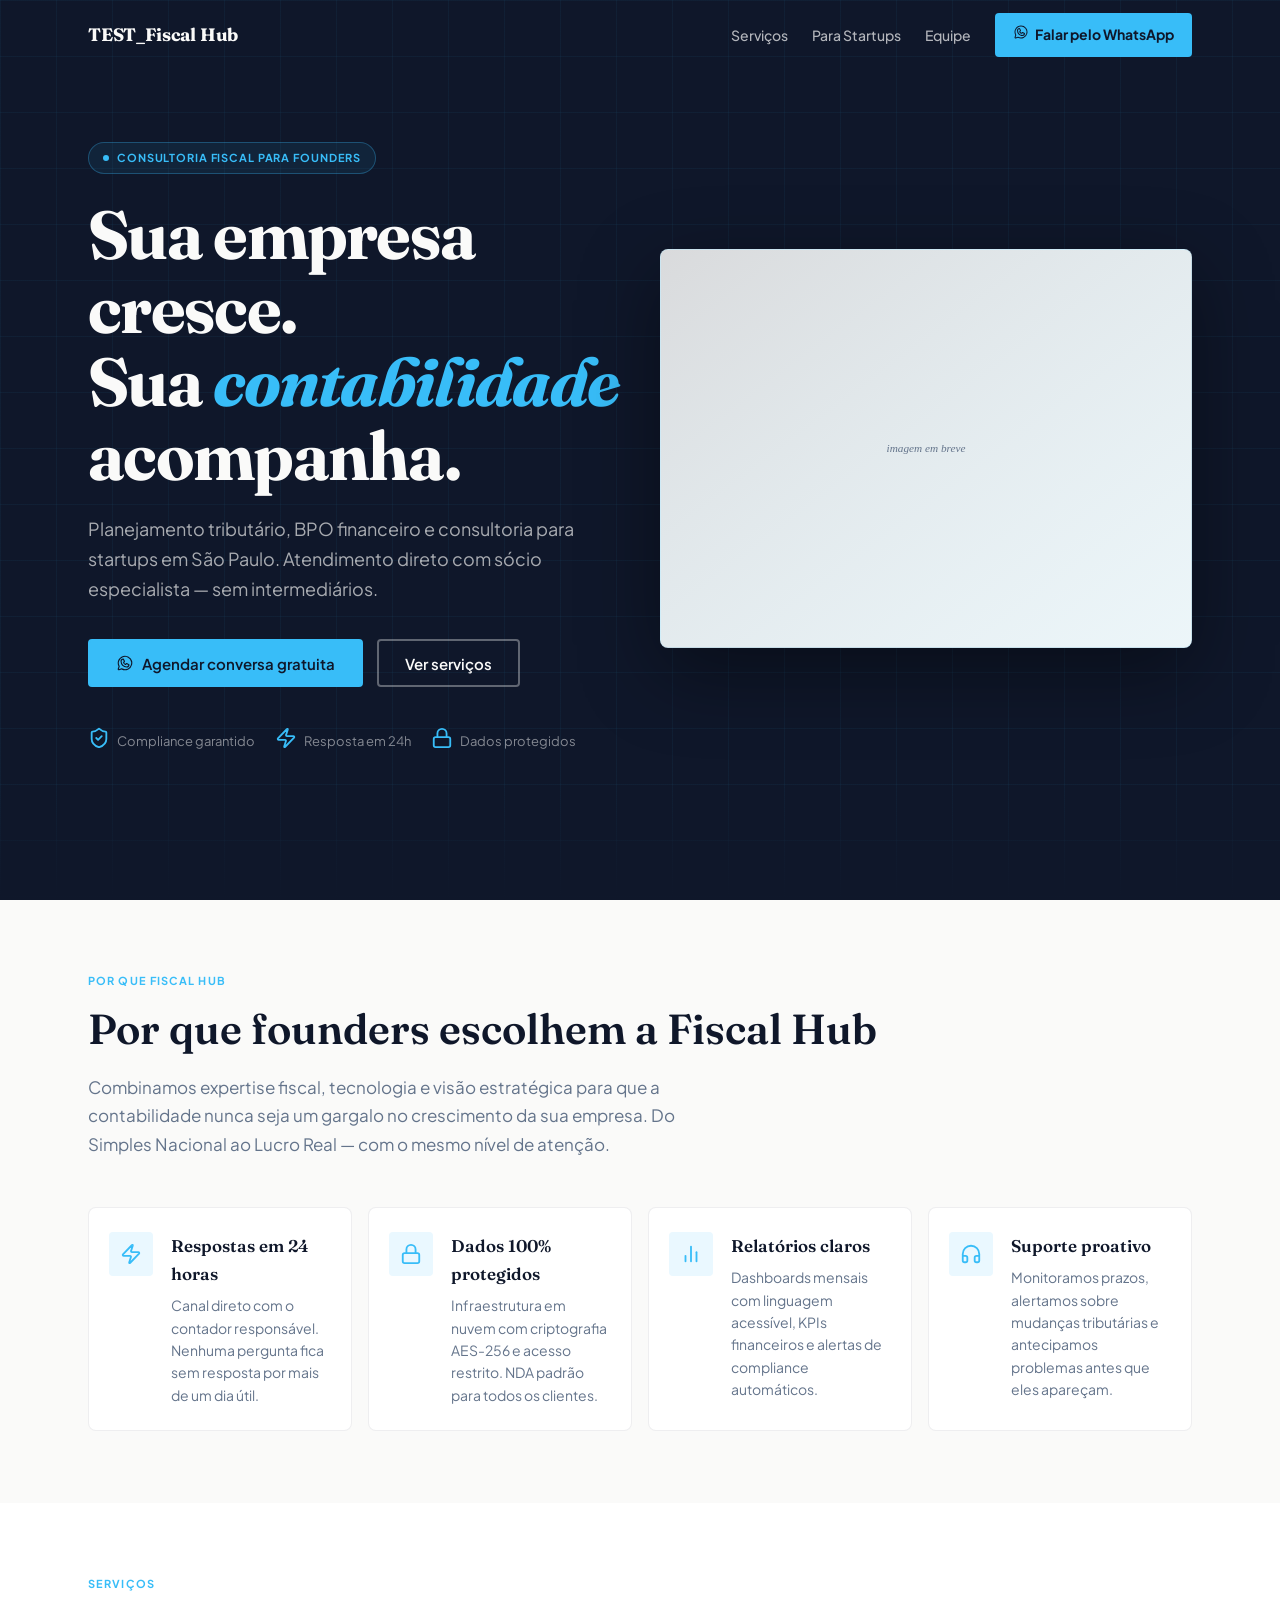
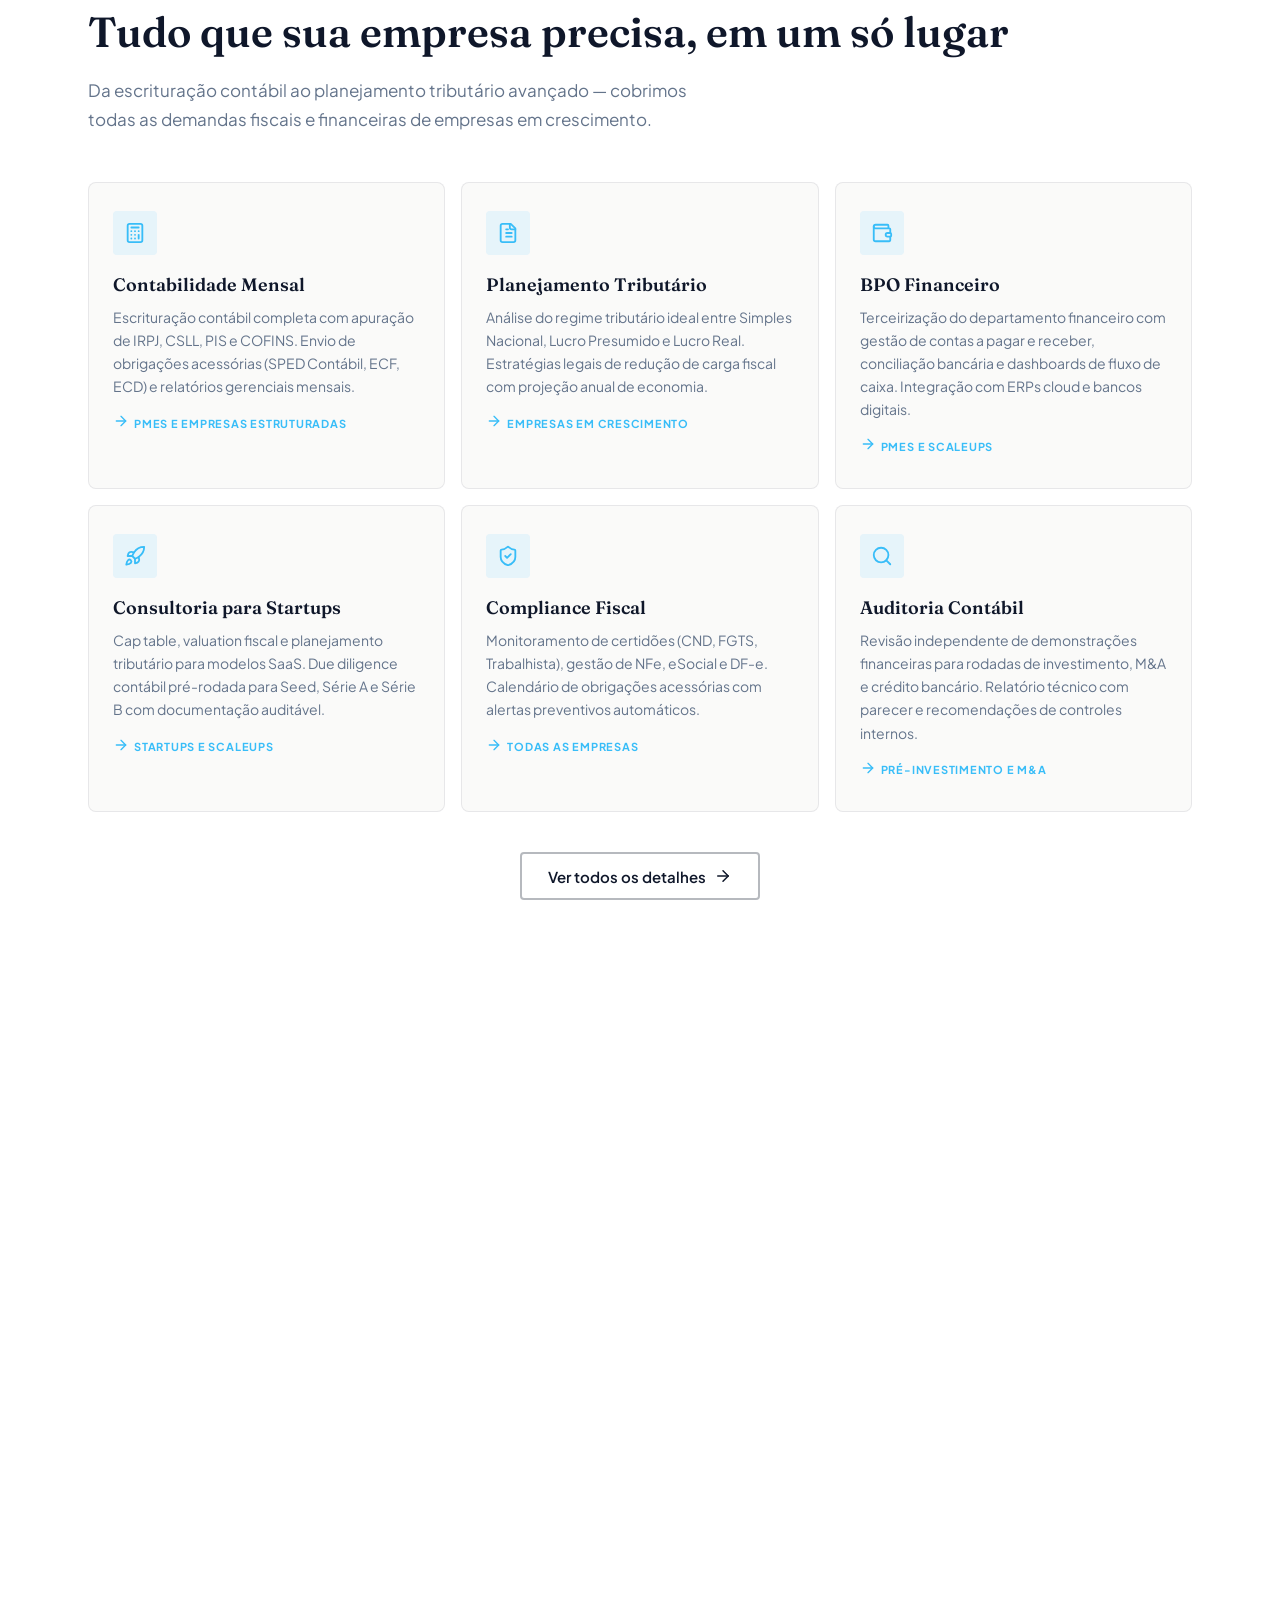
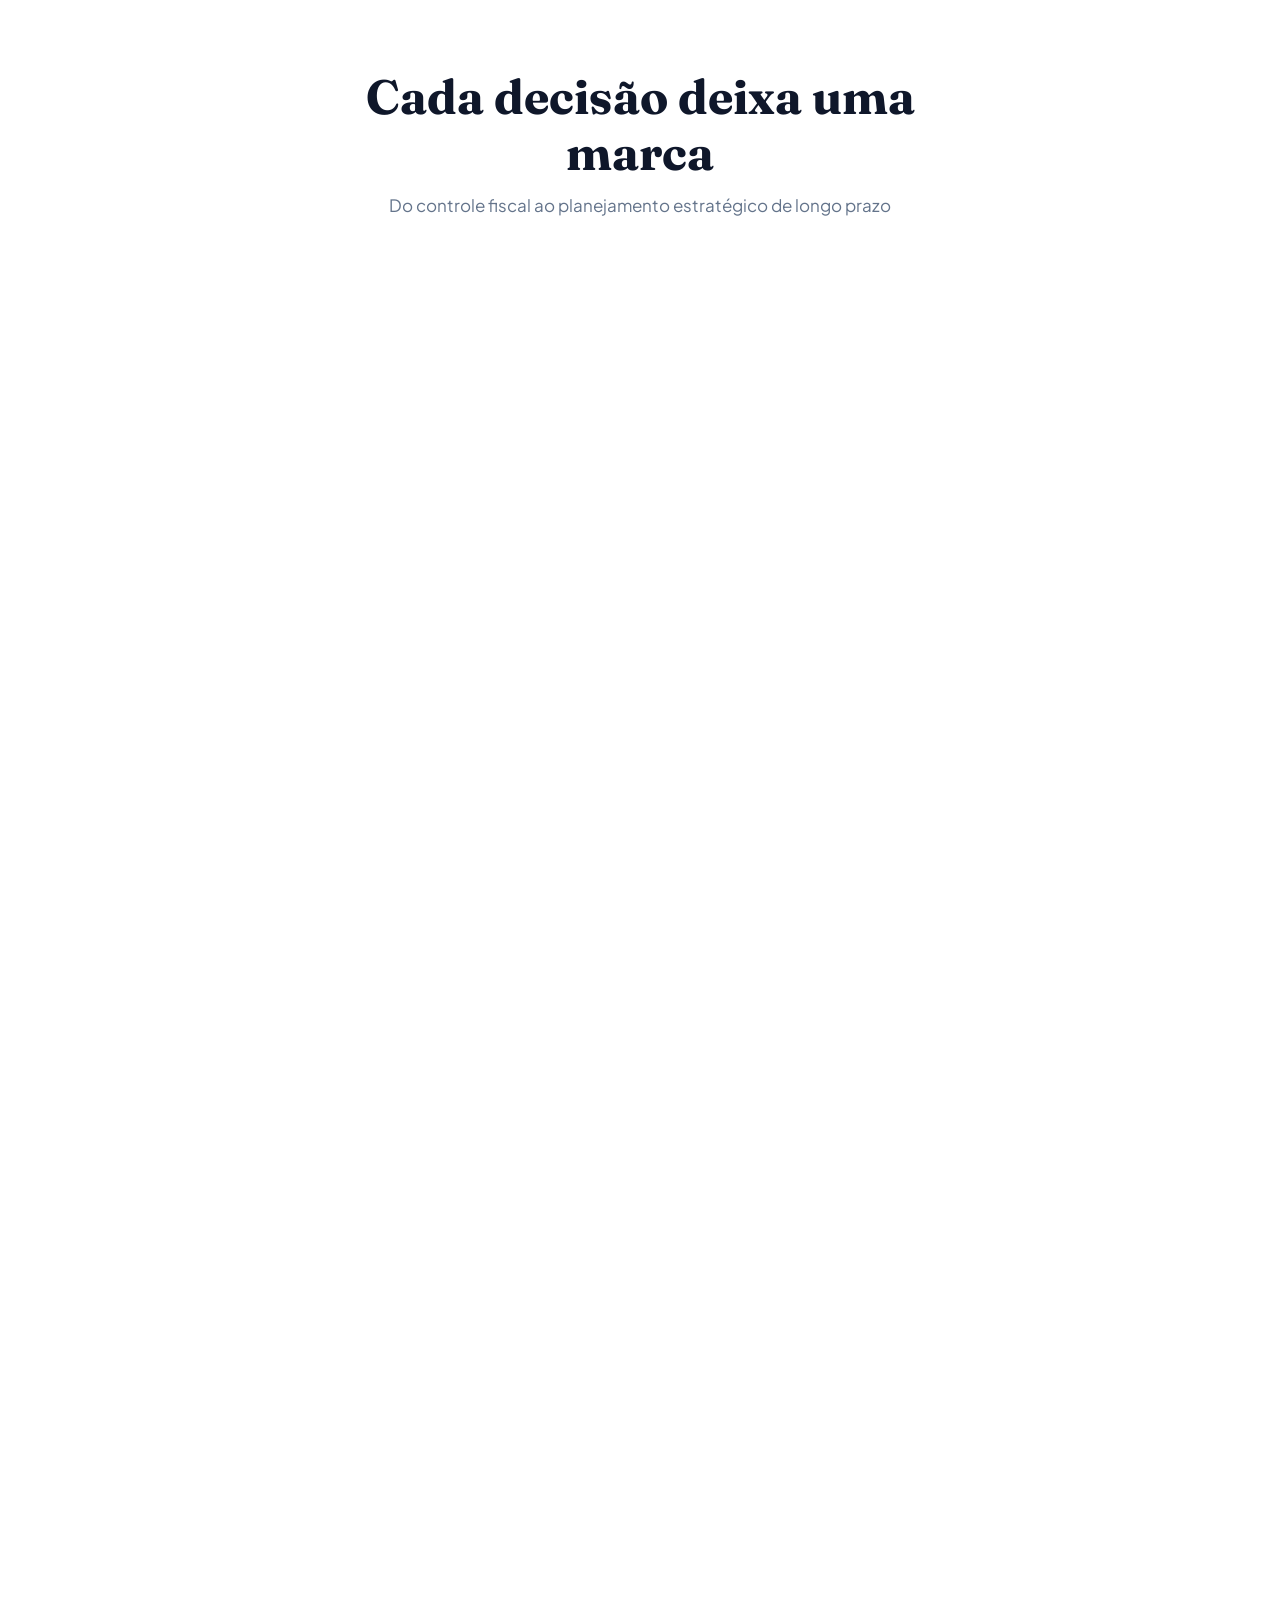
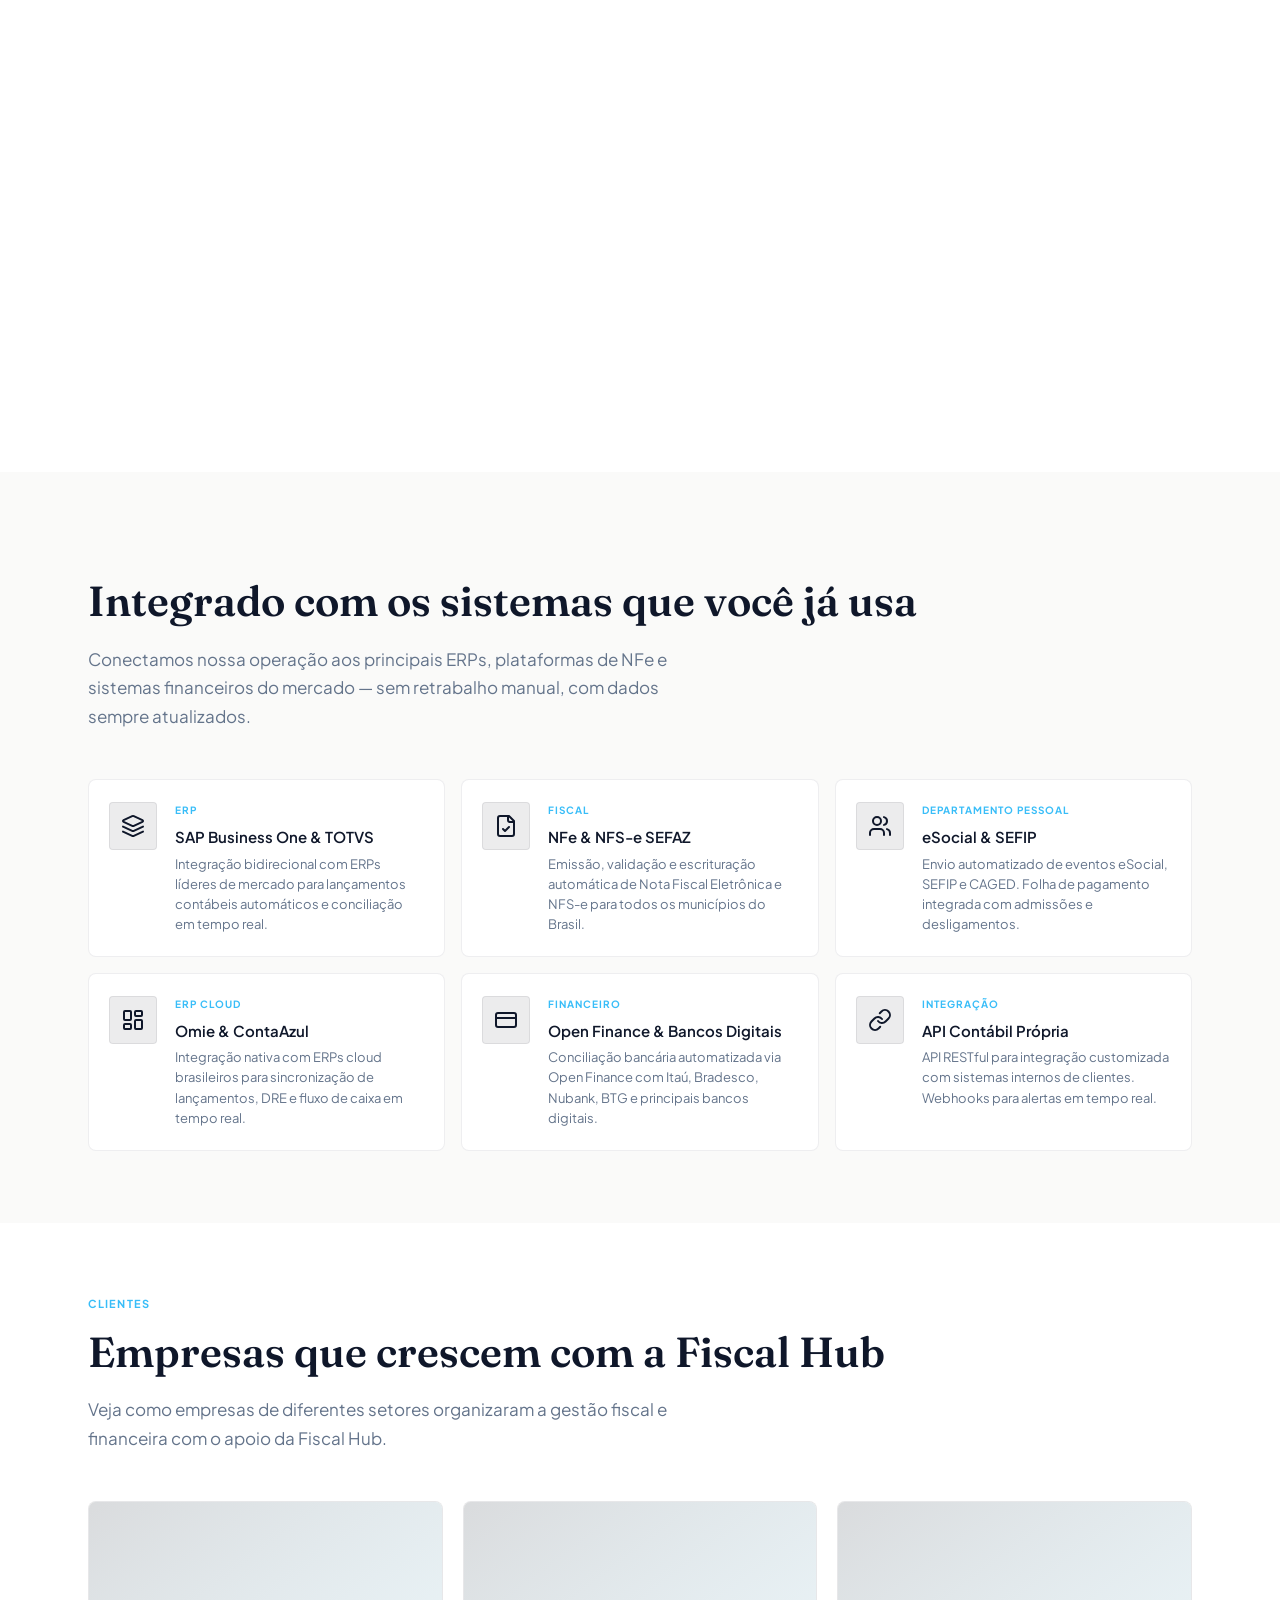
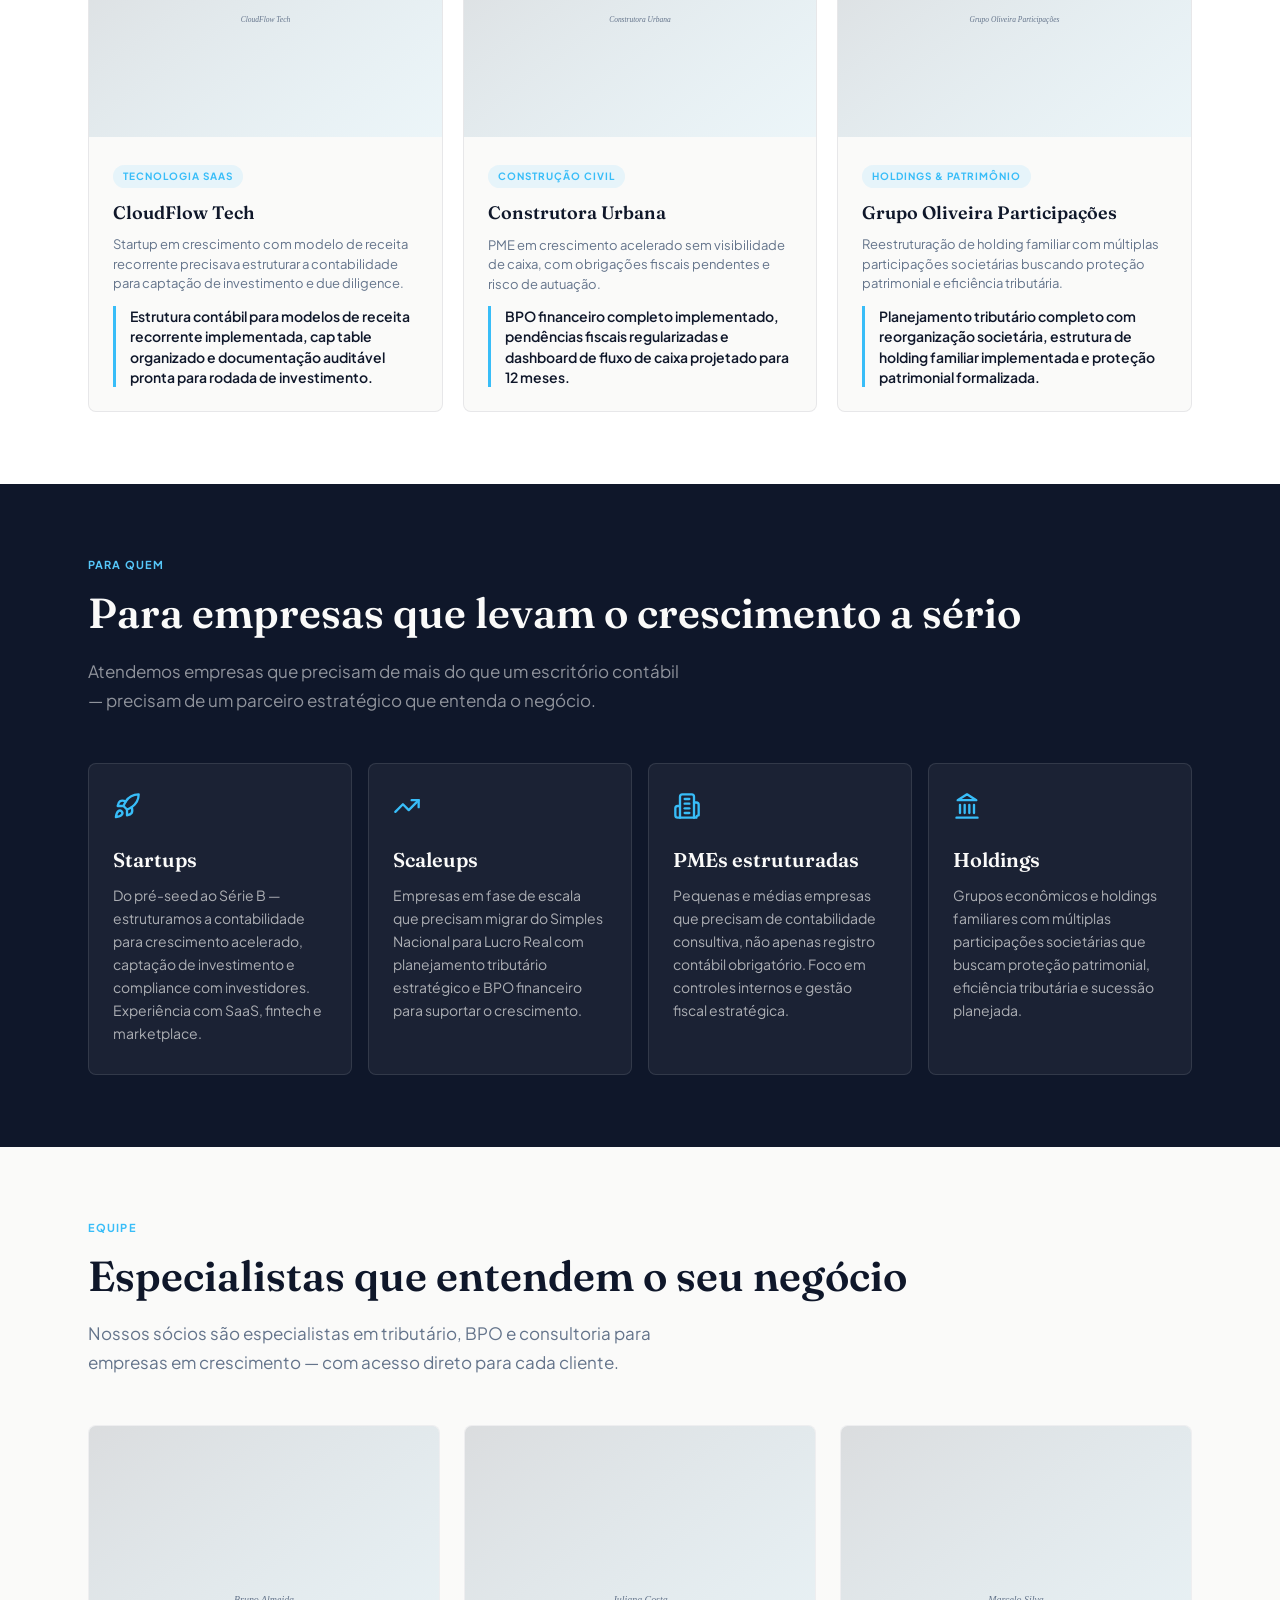
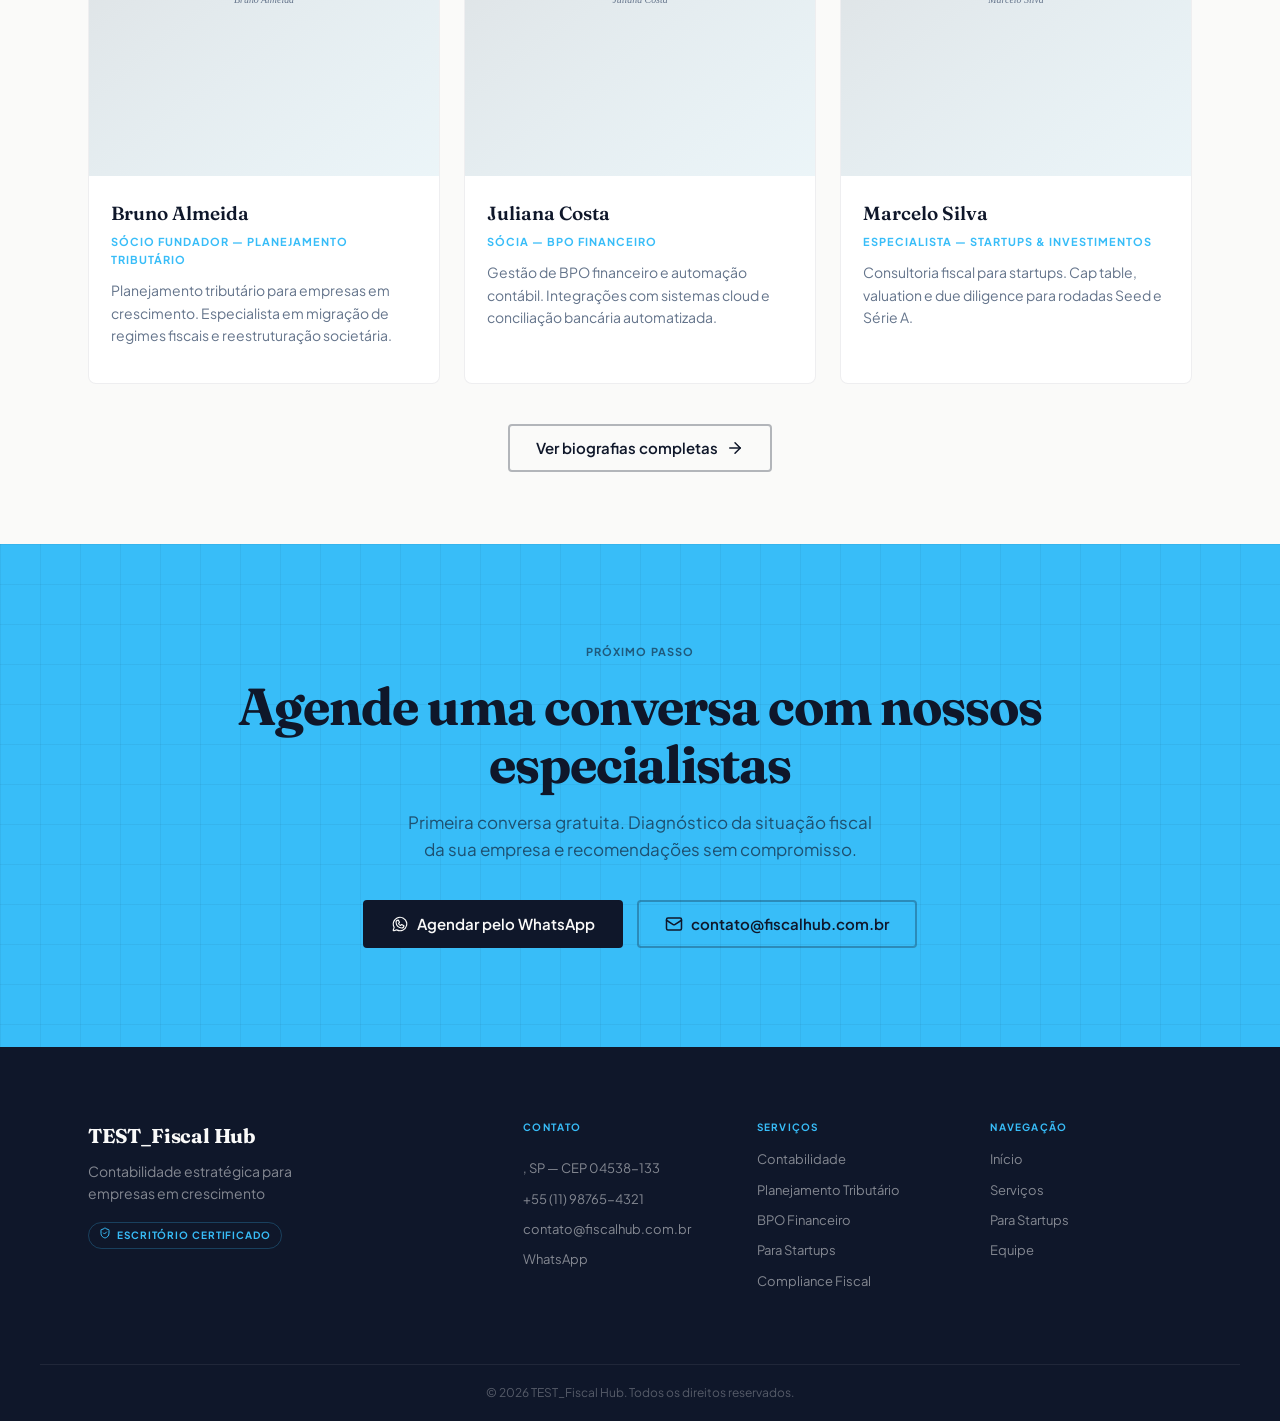
<file: index.html>
<!DOCTYPE html>
<html lang="pt-BR">
<head>
  <meta charset="UTF-8">
  <meta name="viewport" content="width=device-width, initial-scale=1.0">
  <title>TEST_Fiscal Hub | Contabilidade estratégica para empresas em crescimento</title>
  <meta name="description" content="Fiscal Hub — consultoria fiscal e contábil para startups, scaleups e PMEs em São Paulo. Planejamento tributário, BPO financeiro, compliance e auditoria na Faria Lima.">

  <meta property="og:type"        content="website">
  <meta property="og:title"       content="TEST_Fiscal Hub | Contabilidade estratégica para empresas em crescimento">
  <meta property="og:description" content="Fiscal Hub — consultoria fiscal e contábil para startups, scaleups e PMEs em São Paulo. Planejamento tributário, BPO financeiro, compliance e auditoria na Faria Lima.">
  <meta property="og:image"       content="assets/og-placeholder.jpg">
  <meta property="og:url"         content="https://fiscalhub.com.br">
  <meta property="og:locale"      content="pt_BR">
  <meta property="og:site_name"   content="TEST_Fiscal Hub">

  <link rel="icon" href="assets/favicon.png" type="image/png">
  <link rel="preconnect" href="https://fonts.googleapis.com">
  <link rel="preconnect" href="https://fonts.gstatic.com" crossorigin>
  <link href="https://fonts.googleapis.com/css2?family=Fraunces:opsz,wght@9..144,600;9..144,700&family=Plus+Jakarta+Sans:wght@400;500;600;700&display=swap" rel="stylesheet">
  <link rel="stylesheet" href="style.css">

  <script type="application/ld+json">
  {
    "@context": "https://schema.org",
    "@type": "AccountingService",
    "name": "TEST_Fiscal Hub",
    "description": "Fiscal Hub — consultoria fiscal e contábil para startups, scaleups e PMEs em São Paulo. Planejamento tributário, BPO financeiro, compliance e auditoria na Faria Lima.",
    "url": "https://fiscalhub.com.br",
    "telephone": "+",
    "email": "contato@fiscalhub.com.br",
    "address": {
      "@type": "PostalAddress",
      "streetAddress": "",
      "addressLocality": "",
      "addressRegion": "SP",
      "postalCode": "04538-133",
      "addressCountry": "BR"
    },
    "openingHours": "Seg-Sex 09:00-18:00",
    "areaServed": "",
    "image": "assets/og-placeholder.jpg"
  }
  </script>
<script>window.__imgFallback=function(img,label){img.onerror=null;img.alt=label||'';img.style.cssText='background:#e5e7eb;min-height:40px';img.src='data:image/svg+xml,%3Csvg xmlns%3D%22http%3A%2F%2Fwww.w3.org%2F2000%2Fsvg%22 viewBox%3D%220 0 1 1%22%3E%3C%2Fsvg%3E';};</script>
</head>
<body>

  <!-- ══════════════════════════════
       1. NAVBAR
  ══════════════════════════════ -->
  <nav class="navbar" id="top" aria-label="Navegação principal">
    <div class="container nav-inner">
      <a href="index.html" class="nav-logo" aria-label="TEST_Fiscal Hub — página inicial">
        <span class="nav-logo-name">TEST_Fiscal Hub</span>
      </a>
      <ul class="nav-links" role="list">
        <li><a href="servicos.html">Serviços</a></li>
        <li><a href="para-startups.html">Para Startups</a></li>
        <li><a href="equipe.html">Equipe</a></li>
      </ul>
      <a href="https://wa.me/"
         class="nav-cta"
         target="_blank" rel="noopener noreferrer"
         aria-label="Fale com o Fiscal Hub pelo WhatsApp">
        <span data-icon="whatsapp" aria-hidden="true"></span>
        Falar pelo WhatsApp
      </a>
      <button class="nav-toggle" aria-label="Abrir menu" aria-expanded="false">
        <span></span><span></span><span></span>
      </button>
    </div>
  </nav>

  <!-- ══════════════════════════════
       2. HERO
  ══════════════════════════════ -->
  <section class="hero" id="hero" aria-labelledby="hero-heading">
    <div class="container hero-grid">

      <div class="hero-text">
        <div class="hero-badge fade-up fade-up--1">
          <span class="hero-badge-dot" aria-hidden="true"></span>
          Consultoria fiscal para founders
        </div>
        <h1 class="hero-heading fade-up fade-up--2" id="hero-heading">
          Sua empresa cresce.<br>Sua <em>contabilidade</em> acompanha.
        </h1>
        <p class="hero-sub fade-up fade-up--3">Planejamento tributário, BPO financeiro e consultoria para startups em São Paulo. Atendimento direto com sócio especialista — sem intermediários.</p>
        <div class="hero-ctas fade-up fade-up--4">
          <a href="https://wa.me/"
             class="btn btn--primary"
             target="_blank" rel="noopener noreferrer"
             aria-label="Agendar conversa pelo WhatsApp">
            <span class="btn-icon" data-icon="whatsapp" aria-hidden="true"></span>
            Agendar conversa gratuita
          </a>
          <a href="servicos.html" class="btn btn--ghost">Ver serviços</a>
        </div>
        <div class="hero-trust fade-up fade-up--5">
          <div class="hero-trust-item">
            <span data-icon="shield-check" aria-hidden="true"></span>
            Compliance garantido
          </div>
          <div class="hero-trust-item">
            <span data-icon="zap" aria-hidden="true"></span>
            Resposta em 24h
          </div>
          <div class="hero-trust-item">
            <span data-icon="lock" aria-hidden="true"></span>
            Dados protegidos
          </div>
        </div>
      </div>

      <div class="hero-image-wrap img-fallback fade-up fade-up--3">
        <img src="https://8ispuxmgjxgu2r5q.public.blob.vercel-storage.com/stock-photos/commercialisti/hero/commercialisti-hero-01.webp"
             alt="Equipe da Fiscal Hub em São Paulo — consultores fiscais em reunião estratégica"
             width="700" height="525"
             loading="eager"
             onerror="window.__imgFallback(this, 'imagem em breve')">
      </div>

    </div>
  </section>

  <!-- ══════════════════════════════
       3. SOBRE — Por que Fiscal Hub
  ══════════════════════════════ -->
  <section class="sobre" id="sobre" aria-labelledby="sobre-heading">
    <div class="container">
      <p class="eyebrow fade-up">Por que Fiscal Hub</p>
      <h2 class="section-heading fade-up" id="sobre-heading">Por que founders escolhem a Fiscal Hub</h2>
      <p class="section-lede fade-up">Combinamos expertise fiscal, tecnologia e visão estratégica para que a contabilidade nunca seja um gargalo no crescimento da sua empresa. Do Simples Nacional ao Lucro Real — com o mesmo nível de atenção.</p>
      <div class="sobre-grid">
        <div class="sobre-item stagger-card">
          <div class="sobre-icon" data-icon="zap" aria-hidden="true"></div>
          <div class="sobre-content">
            <h3 class="sobre-title">Respostas em 24 horas</h3>
            <p class="sobre-desc">Canal direto com o contador responsável. Nenhuma pergunta fica sem resposta por mais de um dia útil.</p>
          </div>
        </div>
        <div class="sobre-item stagger-card">
          <div class="sobre-icon" data-icon="lock" aria-hidden="true"></div>
          <div class="sobre-content">
            <h3 class="sobre-title">Dados 100% protegidos</h3>
            <p class="sobre-desc">Infraestrutura em nuvem com criptografia AES-256 e acesso restrito. NDA padrão para todos os clientes.</p>
          </div>
        </div>
        <div class="sobre-item stagger-card">
          <div class="sobre-icon" data-icon="bar-chart-2" aria-hidden="true"></div>
          <div class="sobre-content">
            <h3 class="sobre-title">Relatórios claros</h3>
            <p class="sobre-desc">Dashboards mensais com linguagem acessível, KPIs financeiros e alertas de compliance automáticos.</p>
          </div>
        </div>
        <div class="sobre-item stagger-card">
          <div class="sobre-icon" data-icon="headphones" aria-hidden="true"></div>
          <div class="sobre-content">
            <h3 class="sobre-title">Suporte proativo</h3>
            <p class="sobre-desc">Monitoramos prazos, alertamos sobre mudanças tributárias e antecipamos problemas antes que eles apareçam.</p>
          </div>
        </div>
      </div>
    </div>
  </section>

  <!-- ══════════════════════════════
       4. SERVIÇOS
  ══════════════════════════════ -->
  <section class="servicos" id="servicos" aria-labelledby="servicos-heading">
    <div class="container">
      <p class="eyebrow fade-up">Serviços</p>
      <h2 class="section-heading fade-up" id="servicos-heading">Tudo que sua empresa precisa, em um só lugar</h2>
      <p class="section-lede fade-up">Da escrituração contábil ao planejamento tributário avançado — cobrimos todas as demandas fiscais e financeiras de empresas em crescimento.</p>
      <div class="servicos-grid">
        <article class="servico-card stagger-card" aria-label="Contabilidade Mensal">
          <div class="card-icon" data-icon="calculator" aria-hidden="true"></div>
          <h3 class="card-title">Contabilidade Mensal</h3>
          <p class="card-desc">Escrituração contábil completa com apuração de IRPJ, CSLL, PIS e COFINS. Envio de obrigações acessórias (SPED Contábil, ECF, ECD) e relatórios gerenciais mensais.</p>
          <p class="card-target">
            <span data-icon="arrow-right" aria-hidden="true"></span>
            PMEs e empresas estruturadas
          </p>
        </article>
        <article class="servico-card stagger-card" aria-label="Planejamento Tributário">
          <div class="card-icon" data-icon="file-text" aria-hidden="true"></div>
          <h3 class="card-title">Planejamento Tributário</h3>
          <p class="card-desc">Análise do regime tributário ideal entre Simples Nacional, Lucro Presumido e Lucro Real. Estratégias legais de redução de carga fiscal com projeção anual de economia.</p>
          <p class="card-target">
            <span data-icon="arrow-right" aria-hidden="true"></span>
            Empresas em crescimento
          </p>
        </article>
        <article class="servico-card stagger-card" aria-label="BPO Financeiro">
          <div class="card-icon" data-icon="wallet" aria-hidden="true"></div>
          <h3 class="card-title">BPO Financeiro</h3>
          <p class="card-desc">Terceirização do departamento financeiro com gestão de contas a pagar e receber, conciliação bancária e dashboards de fluxo de caixa. Integração com ERPs cloud e bancos digitais.</p>
          <p class="card-target">
            <span data-icon="arrow-right" aria-hidden="true"></span>
            PMEs e scaleups
          </p>
        </article>
        <article class="servico-card stagger-card" aria-label="Consultoria para Startups">
          <div class="card-icon" data-icon="rocket" aria-hidden="true"></div>
          <h3 class="card-title">Consultoria para Startups</h3>
          <p class="card-desc">Cap table, valuation fiscal e planejamento tributário para modelos SaaS. Due diligence contábil pré-rodada para Seed, Série A e Série B com documentação auditável.</p>
          <p class="card-target">
            <span data-icon="arrow-right" aria-hidden="true"></span>
            Startups e scaleups
          </p>
        </article>
        <article class="servico-card stagger-card" aria-label="Compliance Fiscal">
          <div class="card-icon" data-icon="shield-check" aria-hidden="true"></div>
          <h3 class="card-title">Compliance Fiscal</h3>
          <p class="card-desc">Monitoramento de certidões (CND, FGTS, Trabalhista), gestão de NFe, eSocial e DF-e. Calendário de obrigações acessórias com alertas preventivos automáticos.</p>
          <p class="card-target">
            <span data-icon="arrow-right" aria-hidden="true"></span>
            Todas as empresas
          </p>
        </article>
        <article class="servico-card stagger-card" aria-label="Auditoria Contábil">
          <div class="card-icon" data-icon="search" aria-hidden="true"></div>
          <h3 class="card-title">Auditoria Contábil</h3>
          <p class="card-desc">Revisão independente de demonstrações financeiras para rodadas de investimento, M&A e crédito bancário. Relatório técnico com parecer e recomendações de controles internos.</p>
          <p class="card-target">
            <span data-icon="arrow-right" aria-hidden="true"></span>
            Pré-investimento e M&A
          </p>
        </article>
      </div>
      <div style="margin-top:40px; text-align:center;">
        <a href="servicos.html" class="btn btn--ghost-dark">
          Ver todos os detalhes
          <span class="btn-icon" data-icon="arrow-right" aria-hidden="true"></span>
        </a>
      </div>
    </div>
  </section>

  <!-- ══════════════════════════════
       5. SCROLL ANIMATION
  ══════════════════════════════ -->
  <section class="scroll-animation" id="scroll-anim"
           aria-label="Animação editorial — consultoria fiscal">
    <div class="scroll-anim-pin">
      <canvas id="scroll-canvas" aria-hidden="true"></canvas>
      <div class="scroll-overlay" aria-hidden="true">
        <p class="scroll-overlay-headline text-reveal">
          <span class="text-reveal-inner">Cada decisão deixa uma marca</span>
        </p>
        <p class="scroll-overlay-sub">Do controle fiscal ao planejamento estratégico de longo prazo</p>
      </div>
    </div>
  </section>

  <!-- ══════════════════════════════
       6. INTEGRAÇÕES DE SOFTWARE
  ══════════════════════════════ -->
  <section class="integracoes" id="integracoes" aria-labelledby="integracoes-heading">
    <div class="container">
      <p class="eyebrow fade-up">Integrações</p>
      <h2 class="section-heading fade-up" id="integracoes-heading">Integrado com os sistemas que você já usa</h2>
      <p class="section-lede fade-up">Conectamos nossa operação aos principais ERPs, plataformas de NFe e sistemas financeiros do mercado — sem retrabalho manual, com dados sempre atualizados.</p>
      <div class="integracoes-grid">
        <div class="integracao-card stagger-card">
          <div class="integracao-logo" data-icon="layers" aria-hidden="true"></div>
          <div class="integracao-body">
            <p class="integracao-category">ERP</p>
            <h3 class="integracao-name">SAP Business One & TOTVS</h3>
            <p class="integracao-desc">Integração bidirecional com ERPs líderes de mercado para lançamentos contábeis automáticos e conciliação em tempo real.</p>
          </div>
        </div>
        <div class="integracao-card stagger-card">
          <div class="integracao-logo" data-icon="file-check" aria-hidden="true"></div>
          <div class="integracao-body">
            <p class="integracao-category">Fiscal</p>
            <h3 class="integracao-name">NFe & NFS-e SEFAZ</h3>
            <p class="integracao-desc">Emissão, validação e escrituração automática de Nota Fiscal Eletrônica e NFS-e para todos os municípios do Brasil.</p>
          </div>
        </div>
        <div class="integracao-card stagger-card">
          <div class="integracao-logo" data-icon="users" aria-hidden="true"></div>
          <div class="integracao-body">
            <p class="integracao-category">Departamento Pessoal</p>
            <h3 class="integracao-name">eSocial & SEFIP</h3>
            <p class="integracao-desc">Envio automatizado de eventos eSocial, SEFIP e CAGED. Folha de pagamento integrada com admissões e desligamentos.</p>
          </div>
        </div>
        <div class="integracao-card stagger-card">
          <div class="integracao-logo" data-icon="layout-dashboard" aria-hidden="true"></div>
          <div class="integracao-body">
            <p class="integracao-category">ERP Cloud</p>
            <h3 class="integracao-name">Omie & ContaAzul</h3>
            <p class="integracao-desc">Integração nativa com ERPs cloud brasileiros para sincronização de lançamentos, DRE e fluxo de caixa em tempo real.</p>
          </div>
        </div>
        <div class="integracao-card stagger-card">
          <div class="integracao-logo" data-icon="credit-card" aria-hidden="true"></div>
          <div class="integracao-body">
            <p class="integracao-category">Financeiro</p>
            <h3 class="integracao-name">Open Finance & Bancos Digitais</h3>
            <p class="integracao-desc">Conciliação bancária automatizada via Open Finance com Itaú, Bradesco, Nubank, BTG e principais bancos digitais.</p>
          </div>
        </div>
        <div class="integracao-card stagger-card">
          <div class="integracao-logo" data-icon="link" aria-hidden="true"></div>
          <div class="integracao-body">
            <p class="integracao-category">Integração</p>
            <h3 class="integracao-name">API Contábil Própria</h3>
            <p class="integracao-desc">API RESTful para integração customizada com sistemas internos de clientes. Webhooks para alertas em tempo real.</p>
          </div>
        </div>
      </div>
    </div>
  </section>

  <!-- ══════════════════════════════
       7. CASOS DE ESTUDO
  ══════════════════════════════ -->
  <section class="casos" id="casos" aria-labelledby="casos-heading">
    <div class="container">
      <p class="eyebrow fade-up">Clientes</p>
      <h2 class="section-heading fade-up" id="casos-heading">Empresas que crescem com a Fiscal Hub</h2>
      <p class="section-lede fade-up">Veja como empresas de diferentes setores organizaram a gestão fiscal e financeira com o apoio da Fiscal Hub.</p>
      <div class="casos-grid">
        <article class="caso-card stagger-card" aria-label="Caso: CloudFlow Tech">
          <div class="caso-image img-fallback">
            <img src="https://8ispuxmgjxgu2r5q.public.blob.vercel-storage.com/stock-photos/commercialisti/ambiente/commercialisti-ambiente-13.webp"
                 alt="CloudFlow Tech — Tecnologia SaaS"
                 width="700" height="467"
                 loading="lazy"
                 onerror="window.__imgFallback(this, 'CloudFlow Tech')">
          </div>
          <div class="caso-body">
            <span class="caso-sector">Tecnologia SaaS</span>
            <h3 class="caso-client">CloudFlow Tech</h3>
            <p class="caso-challenge">Startup em crescimento com modelo de receita recorrente precisava estruturar a contabilidade para captação de investimento e due diligence.</p>
            <p class="caso-result">Estrutura contábil para modelos de receita recorrente implementada, cap table organizado e documentação auditável pronta para rodada de investimento.</p>
          </div>
        </article>
        <article class="caso-card stagger-card" aria-label="Caso: Construtora Urbana">
          <div class="caso-image img-fallback">
            <img src="https://8ispuxmgjxgu2r5q.public.blob.vercel-storage.com/stock-photos/commercialisti/detalhe/commercialisti-detalhe-08.webp"
                 alt="Construtora Urbana — Construção Civil"
                 width="700" height="467"
                 loading="lazy"
                 onerror="window.__imgFallback(this, 'Construtora Urbana')">
          </div>
          <div class="caso-body">
            <span class="caso-sector">Construção Civil</span>
            <h3 class="caso-client">Construtora Urbana</h3>
            <p class="caso-challenge">PME em crescimento acelerado sem visibilidade de caixa, com obrigações fiscais pendentes e risco de autuação.</p>
            <p class="caso-result">BPO financeiro completo implementado, pendências fiscais regularizadas e dashboard de fluxo de caixa projetado para 12 meses.</p>
          </div>
        </article>
        <article class="caso-card stagger-card" aria-label="Caso: Grupo Oliveira Participações">
          <div class="caso-image img-fallback">
            <img src="https://8ispuxmgjxgu2r5q.public.blob.vercel-storage.com/stock-photos/commercialisti/equipe/commercialisti-equipe-01.webp"
                 alt="Grupo Oliveira Participações — Holdings & Patrimônio"
                 width="700" height="467"
                 loading="lazy"
                 onerror="window.__imgFallback(this, 'Grupo Oliveira Participações')">
          </div>
          <div class="caso-body">
            <span class="caso-sector">Holdings & Patrimônio</span>
            <h3 class="caso-client">Grupo Oliveira Participações</h3>
            <p class="caso-challenge">Reestruturação de holding familiar com múltiplas participações societárias buscando proteção patrimonial e eficiência tributária.</p>
            <p class="caso-result">Planejamento tributário completo com reorganização societária, estrutura de holding familiar implementada e proteção patrimonial formalizada.</p>
          </div>
        </article>
      </div>
    </div>
  </section>

  <!-- ══════════════════════════════
       8. PARA QUEM
  ══════════════════════════════ -->
  <section class="para-quem" id="para-quem" aria-labelledby="para-quem-heading">
    <div class="container">
      <p class="eyebrow fade-up">Para quem</p>
      <h2 class="section-heading fade-up" id="para-quem-heading">Para empresas que levam o crescimento a sério</h2>
      <p class="section-lede fade-up">Atendemos empresas que precisam de mais do que um escritório contábil — precisam de um parceiro estratégico que entenda o negócio.</p>
      <div class="para-quem-grid">
        <div class="client-card stagger-card" role="article" aria-label="Startups">
          <div class="client-icon" data-icon="rocket" aria-hidden="true"></div>
          <h3 class="client-name">Startups</h3>
          <p class="client-desc">Do pré-seed ao Série B — estruturamos a contabilidade para crescimento acelerado, captação de investimento e compliance com investidores. Experiência com SaaS, fintech e marketplace.</p>
        </div>
        <div class="client-card stagger-card" role="article" aria-label="Scaleups">
          <div class="client-icon" data-icon="trending-up" aria-hidden="true"></div>
          <h3 class="client-name">Scaleups</h3>
          <p class="client-desc">Empresas em fase de escala que precisam migrar do Simples Nacional para Lucro Real com planejamento tributário estratégico e BPO financeiro para suportar o crescimento.</p>
        </div>
        <div class="client-card stagger-card" role="article" aria-label="PMEs estruturadas">
          <div class="client-icon" data-icon="building-2" aria-hidden="true"></div>
          <h3 class="client-name">PMEs estruturadas</h3>
          <p class="client-desc">Pequenas e médias empresas que precisam de contabilidade consultiva, não apenas registro contábil obrigatório. Foco em controles internos e gestão fiscal estratégica.</p>
        </div>
        <div class="client-card stagger-card" role="article" aria-label="Holdings">
          <div class="client-icon" data-icon="landmark" aria-hidden="true"></div>
          <h3 class="client-name">Holdings</h3>
          <p class="client-desc">Grupos econômicos e holdings familiares com múltiplas participações societárias que buscam proteção patrimonial, eficiência tributária e sucessão planejada.</p>
        </div>
      </div>
    </div>
  </section>

  <!-- ══════════════════════════════
       9. EQUIPE
  ══════════════════════════════ -->
  <section class="equipe" id="equipe" aria-labelledby="equipe-heading">
    <div class="container">
      <p class="eyebrow fade-up">Equipe</p>
      <h2 class="section-heading fade-up" id="equipe-heading">Especialistas que entendem o seu negócio</h2>
      <p class="section-lede fade-up">Nossos sócios são especialistas em tributário, BPO e consultoria para empresas em crescimento — com acesso direto para cada cliente.</p>
      <div class="equipe-grid">
        <article class="team-card stagger-card" aria-label="Bruno Almeida">
          <div class="team-photo img-fallback">
            <img src="https://8ispuxmgjxgu2r5q.public.blob.vercel-storage.com/stock-photos/commercialisti/ambiente/commercialisti-ambiente-03.webp"
                 alt="Bruno Almeida, Sócio Fundador da Fiscal Hub — especialista em planejamento tributário"
                 width="400" height="400"
                 loading="lazy"
                 onerror="window.__imgFallback(this, 'Bruno Almeida')">
          </div>
          <div class="team-body">
            <h3 class="team-name">Bruno Almeida</h3>
            <p class="team-role">Sócio Fundador — Planejamento Tributário</p>
            <p class="team-spec">Planejamento tributário para empresas em crescimento. Especialista em migração de regimes fiscais e reestruturação societária.</p>
          </div>
        </article>
        <article class="team-card stagger-card" aria-label="Juliana Costa">
          <div class="team-photo img-fallback">
            <img src="https://8ispuxmgjxgu2r5q.public.blob.vercel-storage.com/stock-photos/commercialisti/detalhe/commercialisti-detalhe-03.webp"
                 alt="Juliana Costa, Sócia de BPO Financeiro da Fiscal Hub"
                 width="400" height="400"
                 loading="lazy"
                 onerror="window.__imgFallback(this, 'Juliana Costa')">
          </div>
          <div class="team-body">
            <h3 class="team-name">Juliana Costa</h3>
            <p class="team-role">Sócia — BPO Financeiro</p>
            <p class="team-spec">Gestão de BPO financeiro e automação contábil. Integrações com sistemas cloud e conciliação bancária automatizada.</p>
          </div>
        </article>
        <article class="team-card stagger-card" aria-label="Marcelo Silva">
          <div class="team-photo img-fallback">
            <img src="https://8ispuxmgjxgu2r5q.public.blob.vercel-storage.com/stock-photos/commercialisti/equipe/commercialisti-equipe-08.webp"
                 alt="Marcelo Silva, especialista em startups e investimentos na Fiscal Hub"
                 width="400" height="400"
                 loading="lazy"
                 onerror="window.__imgFallback(this, 'Marcelo Silva')">
          </div>
          <div class="team-body">
            <h3 class="team-name">Marcelo Silva</h3>
            <p class="team-role">Especialista — Startups & Investimentos</p>
            <p class="team-spec">Consultoria fiscal para startups. Cap table, valuation e due diligence para rodadas Seed e Série A.</p>
          </div>
        </article>
      </div>
      <div style="margin-top:40px; text-align:center;">
        <a href="equipe.html" class="btn btn--ghost-dark">
          Ver biografias completas
          <span class="btn-icon" data-icon="arrow-right" aria-hidden="true"></span>
        </a>
      </div>
    </div>
  </section>

  <!-- ══════════════════════════════
       10. CTA FINAL
  ══════════════════════════════ -->
  <section class="cta-final" id="contato" aria-labelledby="cta-final-heading">
    <div class="container cta-final-inner">
      <p class="cta-final-eyebrow fade-up">Próximo passo</p>
      <h2 class="cta-final-heading fade-up" id="cta-final-heading">Agende uma conversa com nossos especialistas</h2>
      <p class="cta-final-sub fade-up">Primeira conversa gratuita. Diagnóstico da situação fiscal da sua empresa e recomendações sem compromisso.</p>
      <div class="cta-final-ctas fade-up">
        <a href="https://wa.me/"
           class="btn btn--dark"
           target="_blank" rel="noopener noreferrer"
           aria-label="Agendar conversa pelo WhatsApp">
          <span class="btn-icon" data-icon="whatsapp" aria-hidden="true"></span>
          Agendar pelo WhatsApp
        </a>
        <a href="mailto:contato@fiscalhub.com.br" class="btn btn--ghost-dark">
          <span class="btn-icon" data-icon="mail" aria-hidden="true"></span>
          contato@fiscalhub.com.br
        </a>
      </div>
    </div>
  </section>

  <!-- ══════════════════════════════
       11. FOOTER
  ══════════════════════════════ -->
  <footer class="footer" aria-label="Rodapé">
    <div class="container footer-grid">

      <div class="footer-col">
        <p class="footer-logo">TEST_Fiscal Hub</p>
        <p class="footer-tagline">Contabilidade estratégica para empresas em crescimento</p>
        <div class="footer-badge">
          <span data-icon="shield-check" aria-hidden="true"></span>
          Escritório certificado
        </div>
      </div>

      <div class="footer-col">
        <p class="footer-col-title">Contato</p>
        <ul class="footer-list" role="list">
          <li></li>
          <li>, SP — CEP 04538-133</li>
          <li>
            <a href="tel:+" class="footer-link">+55 (11) 98765-4321</a>
          </li>
          <li>
            <a href="mailto:contato@fiscalhub.com.br" class="footer-link">contato@fiscalhub.com.br</a>
          </li>
          <li>
            <a href="https://wa.me/5511987123456"
               class="footer-link"
               target="_blank" rel="noopener noreferrer">WhatsApp</a>
          </li>
        </ul>
      </div>

      <div class="footer-col">
        <p class="footer-col-title">Serviços</p>
        <ul class="footer-list" role="list">
          <li><a href="servicos.html" class="footer-link">Contabilidade</a></li>
          <li><a href="servicos.html" class="footer-link">Planejamento Tributário</a></li>
          <li><a href="servicos.html" class="footer-link">BPO Financeiro</a></li>
          <li><a href="para-startups.html" class="footer-link">Para Startups</a></li>
          <li><a href="servicos.html" class="footer-link">Compliance Fiscal</a></li>
        </ul>
      </div>

      <div class="footer-col">
        <p class="footer-col-title">Navegação</p>
        <ul class="footer-list" role="list">
          <li><a href="index.html"        class="footer-link">Início</a></li>
          <li><a href="servicos.html"     class="footer-link">Serviços</a></li>
          <li><a href="para-startups.html" class="footer-link">Para Startups</a></li>
          <li><a href="equipe.html"       class="footer-link">Equipe</a></li>
        </ul>
      </div>

    </div>
    <div class="footer-bottom">
      <p class="footer-copy">
        &copy; <span data-year></span> TEST_Fiscal Hub. Todos os direitos reservados.
      </p>
    </div>
  </footer>

  <script src="script.js"></script>
</body>
</html>
</file>
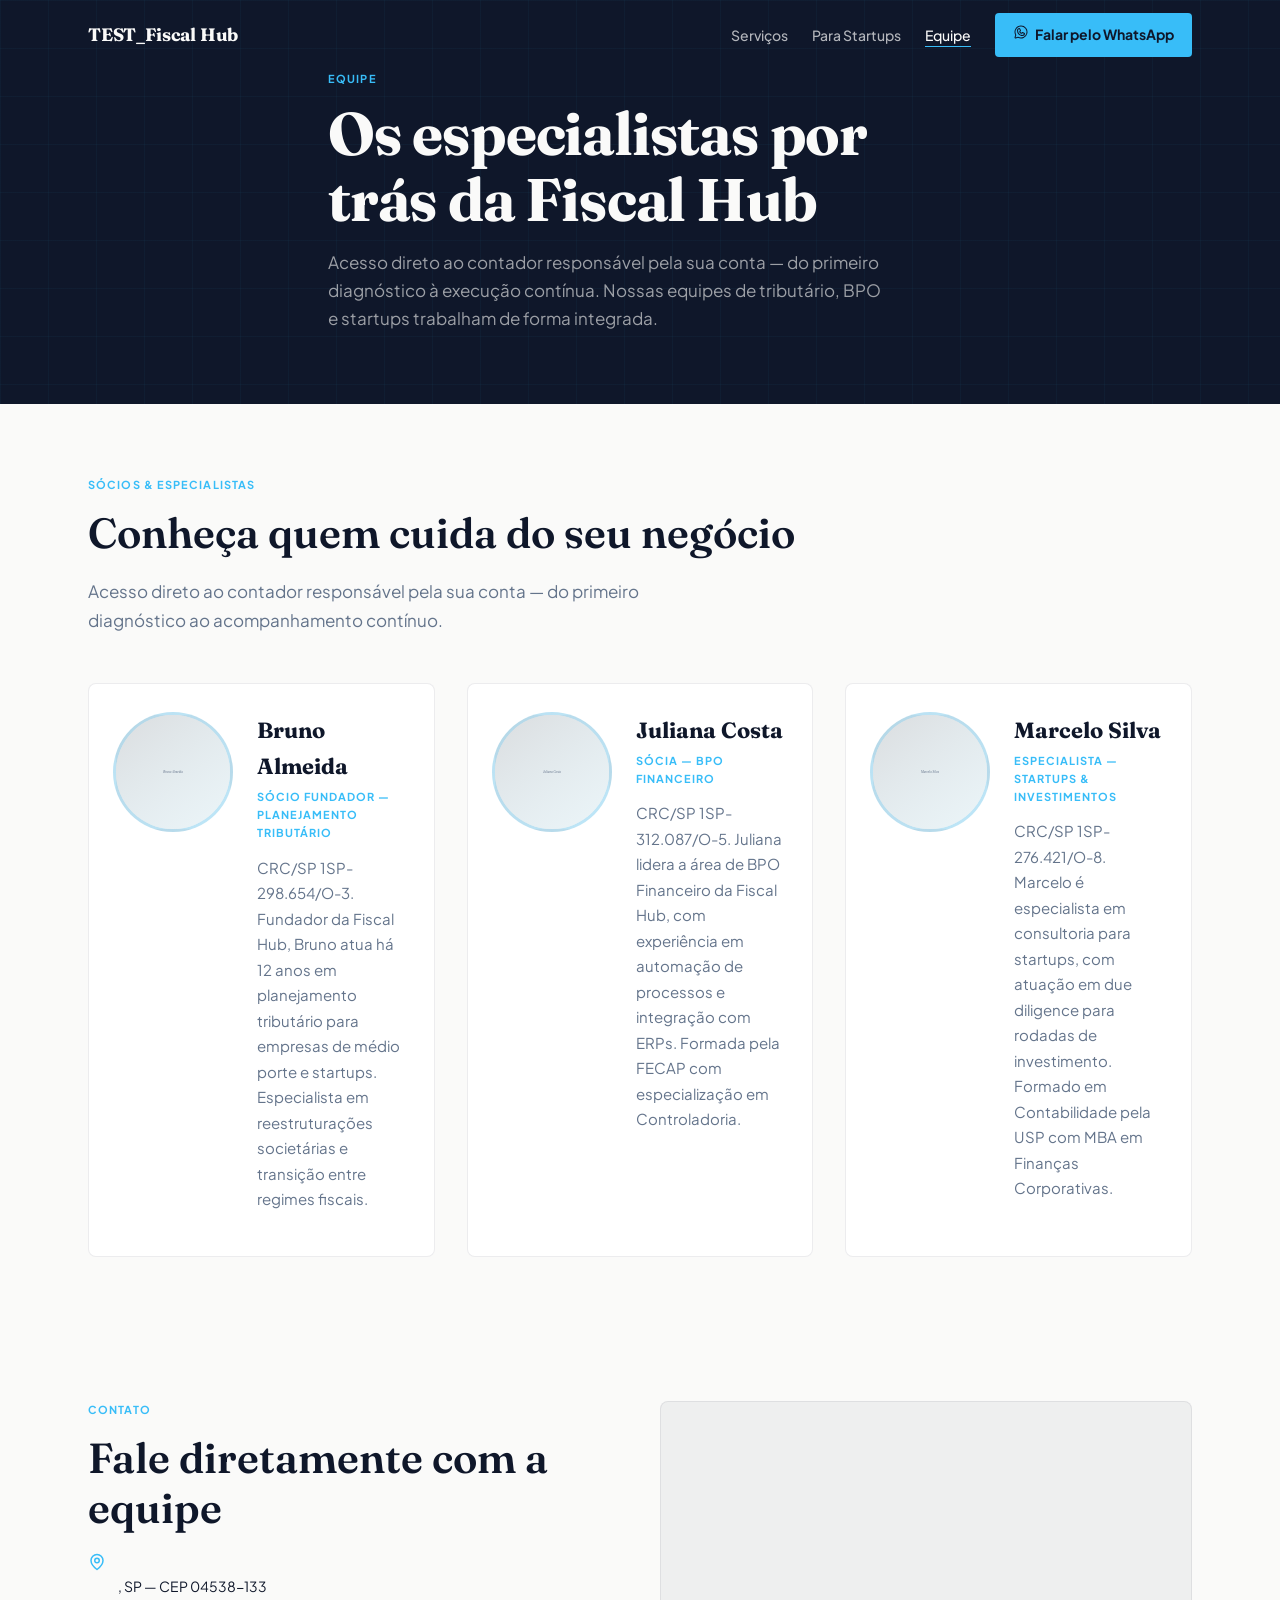
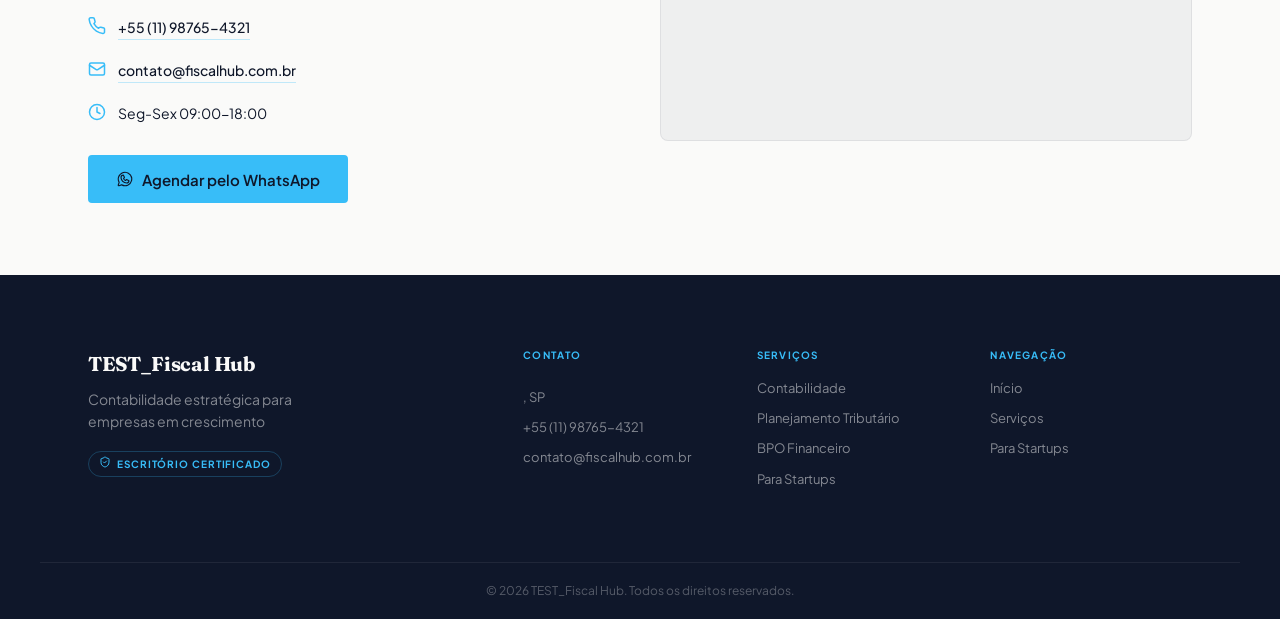
<file: equipe.html>
<!DOCTYPE html>
<html lang="pt-BR">
<head>
  <meta charset="UTF-8">
  <meta name="viewport" content="width=device-width, initial-scale=1.0">
  <title>Equipe | TEST_Fiscal Hub</title>
  <meta name="description" content="Conheça a equipe da Fiscal Hub — contadores e consultores especializados em planejamento tributário, BPO financeiro e consultoria para startups em São Paulo.">

  <meta property="og:type"        content="website">
  <meta property="og:title"       content="Equipe | TEST_Fiscal Hub">
  <meta property="og:description" content="Conheça a equipe da Fiscal Hub — contadores e consultores especializados em planejamento tributário, BPO financeiro e consultoria para startups em São Paulo.">
  <meta property="og:image"       content="assets/og-placeholder.jpg">
  <meta property="og:url"         content="https://fiscalhub.com.br/equipe">
  <meta property="og:locale"      content="pt_BR">
  <meta property="og:site_name"   content="TEST_Fiscal Hub">

  <link rel="icon" href="assets/favicon.png" type="image/png">
  <link rel="preconnect" href="https://fonts.googleapis.com">
  <link rel="preconnect" href="https://fonts.gstatic.com" crossorigin>
  <link href="https://fonts.googleapis.com/css2?family=Fraunces:opsz,wght@9..144,600;9..144,700&family=Plus+Jakarta+Sans:wght@400;500;600;700&display=swap" rel="stylesheet">
  <link rel="stylesheet" href="style.css">
<script>window.__imgFallback=function(img,label){img.onerror=null;img.alt=label||'';img.style.cssText='background:#e5e7eb;min-height:40px';img.src='data:image/svg+xml,%3Csvg xmlns%3D%22http%3A%2F%2Fwww.w3.org%2F2000%2Fsvg%22 viewBox%3D%220 0 1 1%22%3E%3C%2Fsvg%3E';};</script>
</head>
<body>

  <!-- NAVBAR -->
  <nav class="navbar" id="top" aria-label="Navegação principal">
    <div class="container nav-inner">
      <a href="index.html" class="nav-logo" aria-label="TEST_Fiscal Hub — página inicial">
        <span class="nav-logo-name">TEST_Fiscal Hub</span>
      </a>
      <ul class="nav-links" role="list">
        <li><a href="servicos.html">Serviços</a></li>
        <li><a href="para-startups.html">Para Startups</a></li>
        <li><a href="equipe.html" class="nav-active" aria-current="page">Equipe</a></li>
      </ul>
      <a href="https://wa.me/"
         class="nav-cta"
         target="_blank" rel="noopener noreferrer"
         aria-label="Fale com o Fiscal Hub pelo WhatsApp">
        <span data-icon="whatsapp" aria-hidden="true"></span>
        Falar pelo WhatsApp
      </a>
      <button class="nav-toggle" aria-label="Abrir menu" aria-expanded="false">
        <span></span><span></span><span></span>
      </button>
    </div>
  </nav>

  <!-- PAGE HEADER -->
  <header class="page-header" aria-labelledby="page-title">
    <div class="container page-header-inner">
      <p class="eyebrow fade-up">Equipe</p>
      <h1 class="page-header-title fade-up fade-up--2" id="page-title">
        Os especialistas por trás da Fiscal Hub
      </h1>
      <p class="page-header-sub fade-up fade-up--3">
        Acesso direto ao contador responsável pela sua conta — do primeiro diagnóstico à execução contínua. Nossas equipes de tributário, BPO e startups trabalham de forma integrada.
      </p>
    </div>
  </header>

  <!-- TEAM PROFILES -->
  <section class="equipe-page" id="equipe" aria-labelledby="equipe-page-heading">
    <div class="container">
      <p class="eyebrow fade-up">Sócios &amp; Especialistas</p>
      <h2 class="section-heading fade-up" id="equipe-page-heading">
        Conheça quem cuida do seu negócio
      </h2>
      <p class="section-lede fade-up">
        Acesso direto ao contador responsável pela sua conta —
        do primeiro diagnóstico ao acompanhamento contínuo.
      </p>
      <div class="equipe-page-grid">
        <article class="team-profile stagger-card" aria-label="Bruno Almeida">
          <div class="team-profile-photo img-fallback">
            <img src="https://8ispuxmgjxgu2r5q.public.blob.vercel-storage.com/stock-photos/commercialisti/ambiente/commercialisti-ambiente-03.webp"
                 alt="Bruno Almeida, Sócio Fundador da Fiscal Hub — especialista em planejamento tributário"
                 width="400" height="400"
                 loading="lazy"
                 onerror="window.__imgFallback(this, 'Bruno Almeida')">
          </div>
          <div>
            <h2 class="team-profile-name">Bruno Almeida</h2>
            <p class="team-profile-role">Sócio Fundador — Planejamento Tributário</p>
            <p class="team-profile-bio">CRC/SP 1SP-298.654/O-3. Fundador da Fiscal Hub, Bruno atua há 12 anos em planejamento tributário para empresas de médio porte e startups. Especialista em reestruturações societárias e transição entre regimes fiscais.</p>
          </div>
        </article>
        <article class="team-profile stagger-card" aria-label="Juliana Costa">
          <div class="team-profile-photo img-fallback">
            <img src="https://8ispuxmgjxgu2r5q.public.blob.vercel-storage.com/stock-photos/commercialisti/detalhe/commercialisti-detalhe-03.webp"
                 alt="Juliana Costa, Sócia de BPO Financeiro da Fiscal Hub"
                 width="400" height="400"
                 loading="lazy"
                 onerror="window.__imgFallback(this, 'Juliana Costa')">
          </div>
          <div>
            <h2 class="team-profile-name">Juliana Costa</h2>
            <p class="team-profile-role">Sócia — BPO Financeiro</p>
            <p class="team-profile-bio">CRC/SP 1SP-312.087/O-5. Juliana lidera a área de BPO Financeiro da Fiscal Hub, com experiência em automação de processos e integração com ERPs. Formada pela FECAP com especialização em Controladoria.</p>
          </div>
        </article>
        <article class="team-profile stagger-card" aria-label="Marcelo Silva">
          <div class="team-profile-photo img-fallback">
            <img src="https://8ispuxmgjxgu2r5q.public.blob.vercel-storage.com/stock-photos/commercialisti/equipe/commercialisti-equipe-08.webp"
                 alt="Marcelo Silva, especialista em startups e investimentos na Fiscal Hub"
                 width="400" height="400"
                 loading="lazy"
                 onerror="window.__imgFallback(this, 'Marcelo Silva')">
          </div>
          <div>
            <h2 class="team-profile-name">Marcelo Silva</h2>
            <p class="team-profile-role">Especialista — Startups & Investimentos</p>
            <p class="team-profile-bio">CRC/SP 1SP-276.421/O-8. Marcelo é especialista em consultoria para startups, com atuação em due diligence para rodadas de investimento. Formado em Contabilidade pela USP com MBA em Finanças Corporativas.</p>
          </div>
        </article>
      </div>
    </div>
  </section>

  <!-- CONTATO -->
  <section class="contato-section" id="contato" aria-labelledby="contato-heading">
    <div class="container contato-grid">
      <div>
        <p class="eyebrow fade-up">Contato</p>
        <h2 class="section-heading fade-up" id="contato-heading">
          Fale diretamente com a equipe
        </h2>
        <address class="contato-list fade-up">
          <div class="contato-row">
            <span class="c-icon" data-icon="map-pin" aria-hidden="true"></span>
            <div>
              <strong></strong><br>
              , SP — CEP 04538-133
            </div>
          </div>
          <div class="contato-row">
            <span class="c-icon" data-icon="phone" aria-hidden="true"></span>
            <a href="tel:+" class="contato-link">+55 (11) 98765-4321</a>
          </div>
          <div class="contato-row">
            <span class="c-icon" data-icon="mail" aria-hidden="true"></span>
            <a href="mailto:contato@fiscalhub.com.br" class="contato-link">contato@fiscalhub.com.br</a>
          </div>
          <div class="contato-row">
            <span class="c-icon" data-icon="clock" aria-hidden="true"></span>
            <span>Seg-Sex 09:00-18:00</span>
          </div>
        </address>
        <div class="fade-up">
          <a href="https://wa.me/"
             class="btn btn--primary"
             target="_blank" rel="noopener noreferrer"
             aria-label="Falar com a equipe pelo WhatsApp">
            <span class="btn-icon" data-icon="whatsapp" aria-hidden="true"></span>
            Agendar pelo WhatsApp
          </a>
        </div>
      </div>
      <div class="contato-map fade-up">
        <iframe
          src=""
          width="100%"
          height="340"
          style="border:0;"
          allowfullscreen=""
          loading="lazy"
          referrerpolicy="no-referrer-when-downgrade"
          title="Localização do TEST_Fiscal Hub — , ">
        </iframe>
      </div>
    </div>
  </section>

  <!-- FOOTER -->
  <footer class="footer" aria-label="Rodapé">
    <div class="container footer-grid">
      <div class="footer-col">
        <p class="footer-logo">TEST_Fiscal Hub</p>
        <p class="footer-tagline">Contabilidade estratégica para empresas em crescimento</p>
        <div class="footer-badge">
          <span data-icon="shield-check" aria-hidden="true"></span>
          Escritório certificado
        </div>
      </div>
      <div class="footer-col">
        <p class="footer-col-title">Contato</p>
        <ul class="footer-list" role="list">
          <li></li>
          <li>, SP</li>
          <li><a href="tel:+" class="footer-link">+55 (11) 98765-4321</a></li>
          <li><a href="mailto:contato@fiscalhub.com.br" class="footer-link">contato@fiscalhub.com.br</a></li>
        </ul>
      </div>
      <div class="footer-col">
        <p class="footer-col-title">Serviços</p>
        <ul class="footer-list" role="list">
          <li><a href="servicos.html" class="footer-link">Contabilidade</a></li>
          <li><a href="servicos.html" class="footer-link">Planejamento Tributário</a></li>
          <li><a href="servicos.html" class="footer-link">BPO Financeiro</a></li>
          <li><a href="para-startups.html" class="footer-link">Para Startups</a></li>
        </ul>
      </div>
      <div class="footer-col">
        <p class="footer-col-title">Navegação</p>
        <ul class="footer-list" role="list">
          <li><a href="index.html"         class="footer-link">Início</a></li>
          <li><a href="servicos.html"      class="footer-link">Serviços</a></li>
          <li><a href="para-startups.html" class="footer-link">Para Startups</a></li>
        </ul>
      </div>
    </div>
    <div class="footer-bottom">
      <p class="footer-copy">
        &copy; <span data-year></span> TEST_Fiscal Hub. Todos os direitos reservados.
      </p>
    </div>
  </footer>

  <script src="script.js"></script>
</body>
</html>
</file>
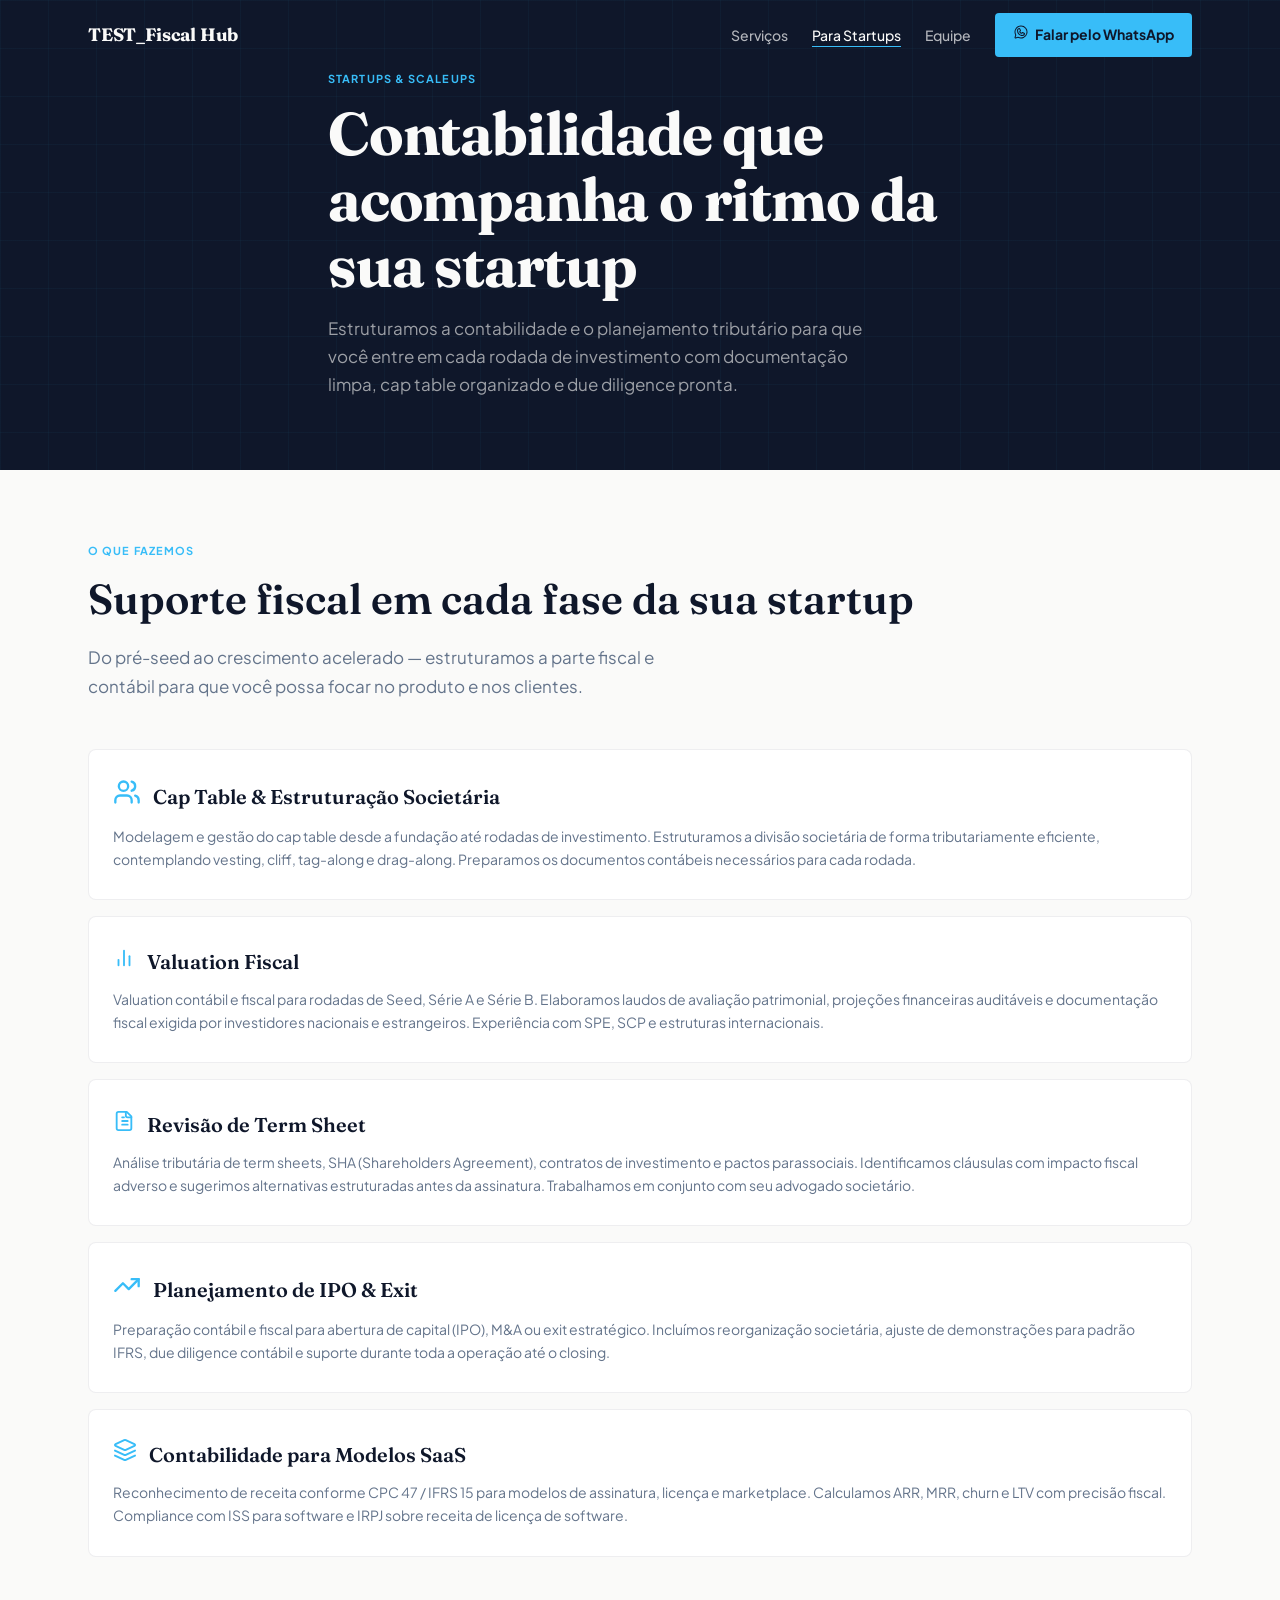
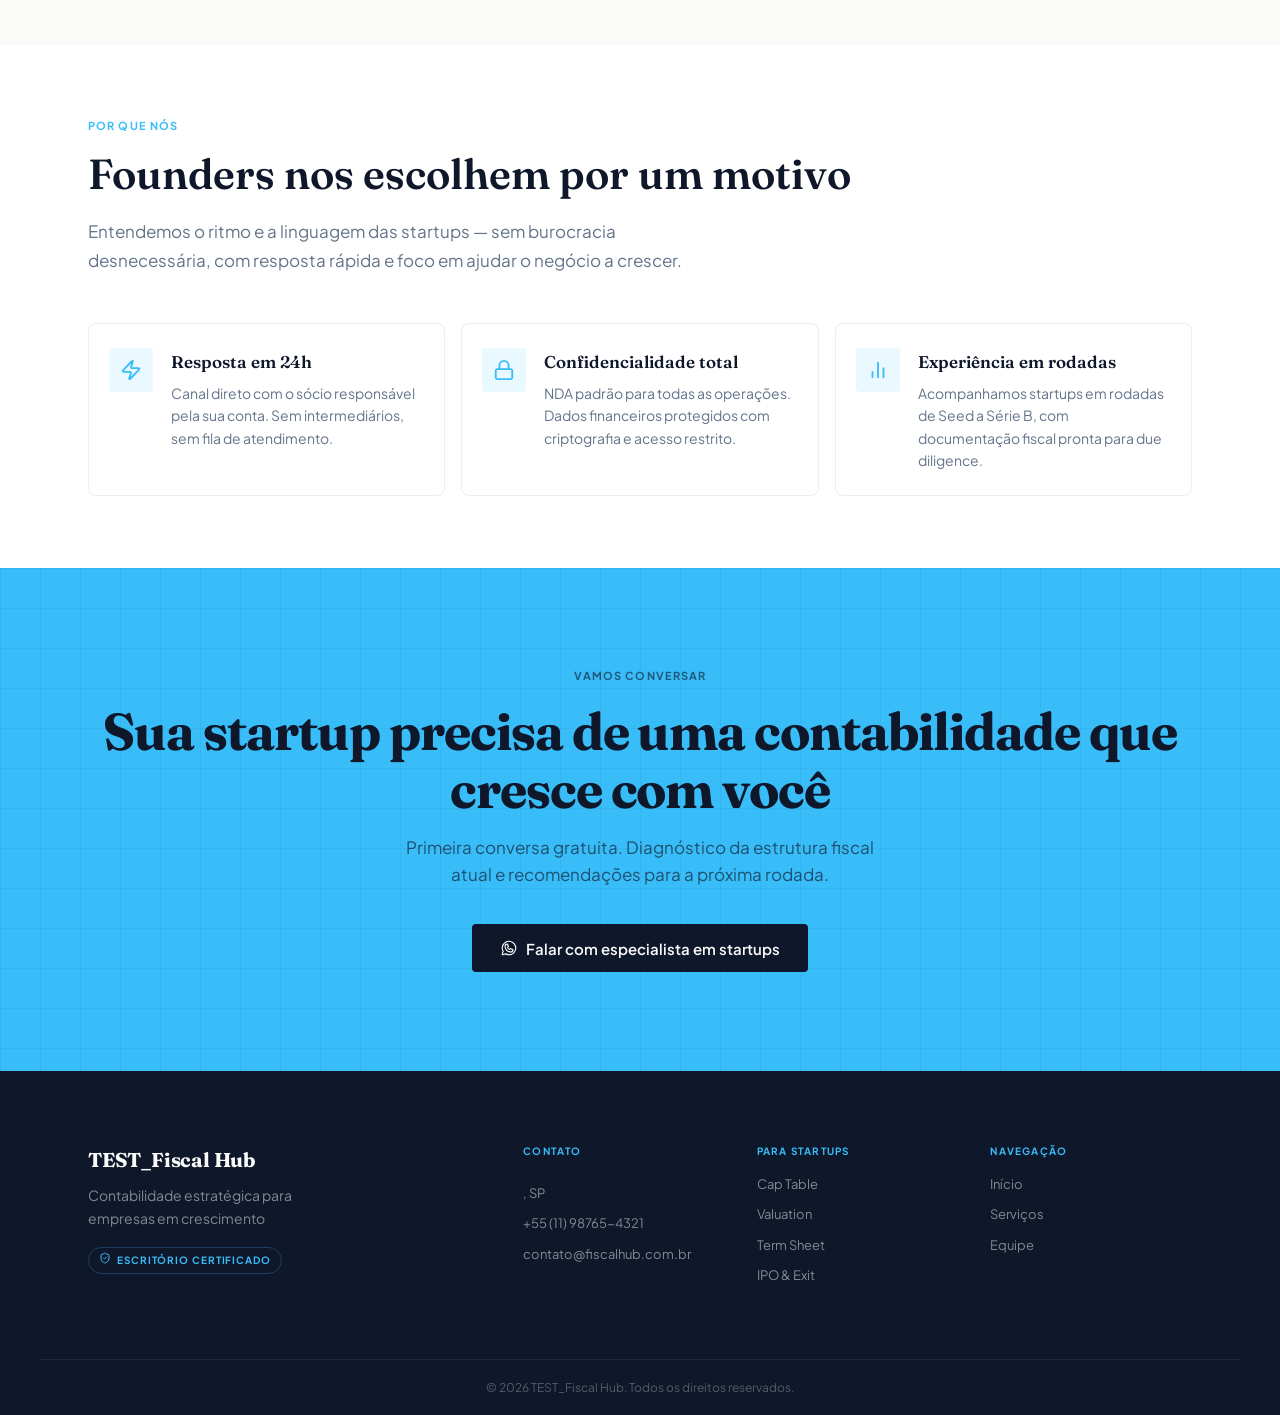
<file: para-startups.html>
<!DOCTYPE html>
<html lang="pt-BR">
<head>
  <meta charset="UTF-8">
  <meta name="viewport" content="width=device-width, initial-scale=1.0">
  <title>Para Startups | TEST_Fiscal Hub</title>
  <meta name="description" content="Fiscal Hub para startups em São Paulo: cap table, valuation fiscal, revisão de term sheet, planejamento tributário para modelos SaaS e suporte a rodadas de investimento.">

  <meta property="og:type"        content="website">
  <meta property="og:title"       content="Para Startups | TEST_Fiscal Hub">
  <meta property="og:description" content="Fiscal Hub para startups em São Paulo: cap table, valuation fiscal, revisão de term sheet, planejamento tributário para modelos SaaS e suporte a rodadas de investimento.">
  <meta property="og:image"       content="assets/og-placeholder.jpg">
  <meta property="og:url"         content="https://fiscalhub.com.br/para-startups">
  <meta property="og:locale"      content="pt_BR">
  <meta property="og:site_name"   content="TEST_Fiscal Hub">

  <link rel="icon" href="assets/favicon.png" type="image/png">
  <link rel="preconnect" href="https://fonts.googleapis.com">
  <link rel="preconnect" href="https://fonts.gstatic.com" crossorigin>
  <link href="https://fonts.googleapis.com/css2?family=Fraunces:opsz,wght@9..144,600;9..144,700&family=Plus+Jakarta+Sans:wght@400;500;600;700&display=swap" rel="stylesheet">
  <link rel="stylesheet" href="style.css">
<script>window.__imgFallback=function(img,label){img.onerror=null;img.alt=label||'';img.style.cssText='background:#e5e7eb;min-height:40px';img.src='data:image/svg+xml,%3Csvg xmlns%3D%22http%3A%2F%2Fwww.w3.org%2F2000%2Fsvg%22 viewBox%3D%220 0 1 1%22%3E%3C%2Fsvg%3E';};</script>
</head>
<body>

  <!-- NAVBAR -->
  <nav class="navbar" id="top" aria-label="Navegação principal">
    <div class="container nav-inner">
      <a href="index.html" class="nav-logo" aria-label="TEST_Fiscal Hub — página inicial">
        <span class="nav-logo-name">TEST_Fiscal Hub</span>
      </a>
      <ul class="nav-links" role="list">
        <li><a href="servicos.html">Serviços</a></li>
        <li><a href="para-startups.html" class="nav-active" aria-current="page">Para Startups</a></li>
        <li><a href="equipe.html">Equipe</a></li>
      </ul>
      <a href="https://wa.me/"
         class="nav-cta"
         target="_blank" rel="noopener noreferrer"
         aria-label="Fale com o Fiscal Hub pelo WhatsApp">
        <span data-icon="whatsapp" aria-hidden="true"></span>
        Falar pelo WhatsApp
      </a>
      <button class="nav-toggle" aria-label="Abrir menu" aria-expanded="false">
        <span></span><span></span><span></span>
      </button>
    </div>
  </nav>

  <!-- PAGE HEADER -->
  <header class="page-header" aria-labelledby="page-title">
    <div class="container page-header-inner">
      <p class="eyebrow fade-up">Startups &amp; Scaleups</p>
      <h1 class="page-header-title fade-up fade-up--2" id="page-title">
        Contabilidade que acompanha o ritmo da sua startup
      </h1>
      <p class="page-header-sub fade-up fade-up--3">
        Estruturamos a contabilidade e o planejamento tributário para que você entre em cada rodada de investimento com documentação limpa, cap table organizado e due diligence pronta.
      </p>
    </div>
  </header>

  <!-- SERVIÇOS PARA STARTUPS -->
  <section class="startups-services" id="startup-servicos" aria-labelledby="startup-servicos-heading">
    <div class="container">
      <p class="eyebrow fade-up">O que fazemos</p>
      <h2 class="section-heading fade-up" id="startup-servicos-heading">
        Suporte fiscal em cada fase da sua startup
      </h2>
      <p class="section-lede fade-up">
        Do pré-seed ao crescimento acelerado — estruturamos a parte fiscal
        e contábil para que você possa focar no produto e nos clientes.
      </p>

      <!-- Cap Table -->
      <div class="startup-service-item stagger-card">
        <h3 class="startup-service-title">
          <span data-icon="users" aria-hidden="true"></span>
          Cap Table &amp; Estruturação Societária
        </h3>
        <p class="startup-service-desc">
          Modelagem e gestão do cap table desde a fundação até rodadas de
          investimento. Estruturamos a divisão societária de forma tributariamente
          eficiente, contemplando vesting, cliff, tag-along e drag-along.
          Preparamos os documentos contábeis necessários para cada rodada.
        </p>
      </div>

      <!-- Valuation -->
      <div class="startup-service-item stagger-card">
        <h3 class="startup-service-title">
          <span data-icon="bar-chart-2" aria-hidden="true"></span>
          Valuation Fiscal
        </h3>
        <p class="startup-service-desc">
          Valuation contábil e fiscal para rodadas de Seed, Série A e Série B.
          Elaboramos laudos de avaliação patrimonial, projeções financeiras
          auditáveis e documentação fiscal exigida por investidores nacionais
          e estrangeiros. Experiência com SPE, SCP e estruturas internacionais.
        </p>
      </div>

      <!-- Term Sheet -->
      <div class="startup-service-item stagger-card">
        <h3 class="startup-service-title">
          <span data-icon="file-text" aria-hidden="true"></span>
          Revisão de Term Sheet
        </h3>
        <p class="startup-service-desc">
          Análise tributária de term sheets, SHA (Shareholders Agreement),
          contratos de investimento e pactos parassociais. Identificamos
          cláusulas com impacto fiscal adverso e sugerimos alternativas
          estruturadas antes da assinatura. Trabalhamos em conjunto com
          seu advogado societário.
        </p>
      </div>

      <!-- IPO / Exit -->
      <div class="startup-service-item stagger-card">
        <h3 class="startup-service-title">
          <span data-icon="trending-up" aria-hidden="true"></span>
          Planejamento de IPO &amp; Exit
        </h3>
        <p class="startup-service-desc">
          Preparação contábil e fiscal para abertura de capital (IPO),
          M&amp;A ou exit estratégico. Incluímos reorganização societária,
          ajuste de demonstrações para padrão IFRS, due diligence contábil
          e suporte durante toda a operação até o closing.
        </p>
      </div>

      <!-- Contabilidade SaaS -->
      <div class="startup-service-item stagger-card">
        <h3 class="startup-service-title">
          <span data-icon="layers" aria-hidden="true"></span>
          Contabilidade para Modelos SaaS
        </h3>
        <p class="startup-service-desc">
          Reconhecimento de receita conforme CPC 47 / IFRS 15 para modelos
          de assinatura, licença e marketplace. Calculamos ARR, MRR, churn
          e LTV com precisão fiscal. Compliance com ISS para software e
          IRPJ sobre receita de licença de software.
        </p>
      </div>
    </div>
  </section>

  <!-- POR QUE FISCAL HUB PARA STARTUPS -->
  <section class="startups-why" id="startup-por-que" aria-labelledby="startup-por-que-heading">
    <div class="container">
      <p class="eyebrow fade-up">Por que nós</p>
      <h2 class="section-heading fade-up" id="startup-por-que-heading">
        Founders nos escolhem por um motivo
      </h2>
      <p class="section-lede fade-up">
        Entendemos o ritmo e a linguagem das startups — sem burocracia desnecessária,
        com resposta rápida e foco em ajudar o negócio a crescer.
      </p>
      <div class="startups-why-grid">
        <div class="sobre-item stagger-card">
          <div class="sobre-icon" data-icon="zap" aria-hidden="true"></div>
          <div class="sobre-content">
            <h3 class="sobre-title">Resposta em 24h</h3>
            <p class="sobre-desc">
              Canal direto com o sócio responsável pela sua conta.
              Sem intermediários, sem fila de atendimento.
            </p>
          </div>
        </div>
        <div class="sobre-item stagger-card">
          <div class="sobre-icon" data-icon="lock" aria-hidden="true"></div>
          <div class="sobre-content">
            <h3 class="sobre-title">Confidencialidade total</h3>
            <p class="sobre-desc">
              NDA padrão para todas as operações. Dados financeiros
              protegidos com criptografia e acesso restrito.
            </p>
          </div>
        </div>
        <div class="sobre-item stagger-card">
          <div class="sobre-icon" data-icon="bar-chart-2" aria-hidden="true"></div>
          <div class="sobre-content">
            <h3 class="sobre-title">Experiência em rodadas</h3>
            <p class="sobre-desc">
              Acompanhamos startups em rodadas de Seed a Série B,
              com documentação fiscal pronta para due diligence.
            </p>
          </div>
        </div>
      </div>
    </div>
  </section>

  <!-- CTA -->
  <section class="cta-final" aria-label="Agendar conversa para startups">
    <div class="container cta-final-inner">
      <p class="cta-final-eyebrow fade-up">Vamos conversar</p>
      <h2 class="cta-final-heading fade-up">
        Sua startup precisa de uma contabilidade que cresce com você
      </h2>
      <p class="cta-final-sub fade-up">
        Primeira conversa gratuita. Diagnóstico da estrutura fiscal atual
        e recomendações para a próxima rodada.
      </p>
      <div class="cta-final-ctas fade-up">
        <a href="https://wa.me/"
           class="btn btn--dark"
           target="_blank" rel="noopener noreferrer"
           aria-label="Agendar conversa sobre sua startup pelo WhatsApp">
          <span class="btn-icon" data-icon="whatsapp" aria-hidden="true"></span>
          Falar com especialista em startups
        </a>
      </div>
    </div>
  </section>

  <!-- FOOTER -->
  <footer class="footer" aria-label="Rodapé">
    <div class="container footer-grid">
      <div class="footer-col">
        <p class="footer-logo">TEST_Fiscal Hub</p>
        <p class="footer-tagline">Contabilidade estratégica para empresas em crescimento</p>
        <div class="footer-badge">
          <span data-icon="shield-check" aria-hidden="true"></span>
          Escritório certificado
        </div>
      </div>
      <div class="footer-col">
        <p class="footer-col-title">Contato</p>
        <ul class="footer-list" role="list">
          <li></li>
          <li>, SP</li>
          <li><a href="tel:+" class="footer-link">+55 (11) 98765-4321</a></li>
          <li><a href="mailto:contato@fiscalhub.com.br" class="footer-link">contato@fiscalhub.com.br</a></li>
        </ul>
      </div>
      <div class="footer-col">
        <p class="footer-col-title">Para Startups</p>
        <ul class="footer-list" role="list">
          <li><a href="#startup-servicos" class="footer-link">Cap Table</a></li>
          <li><a href="#startup-servicos" class="footer-link">Valuation</a></li>
          <li><a href="#startup-servicos" class="footer-link">Term Sheet</a></li>
          <li><a href="#startup-servicos" class="footer-link">IPO &amp; Exit</a></li>
        </ul>
      </div>
      <div class="footer-col">
        <p class="footer-col-title">Navegação</p>
        <ul class="footer-list" role="list">
          <li><a href="index.html"    class="footer-link">Início</a></li>
          <li><a href="servicos.html" class="footer-link">Serviços</a></li>
          <li><a href="equipe.html"   class="footer-link">Equipe</a></li>
        </ul>
      </div>
    </div>
    <div class="footer-bottom">
      <p class="footer-copy">
        &copy; <span data-year></span> TEST_Fiscal Hub. Todos os direitos reservados.
      </p>
    </div>
  </footer>

  <script src="script.js"></script>
</body>
</html>
</file>
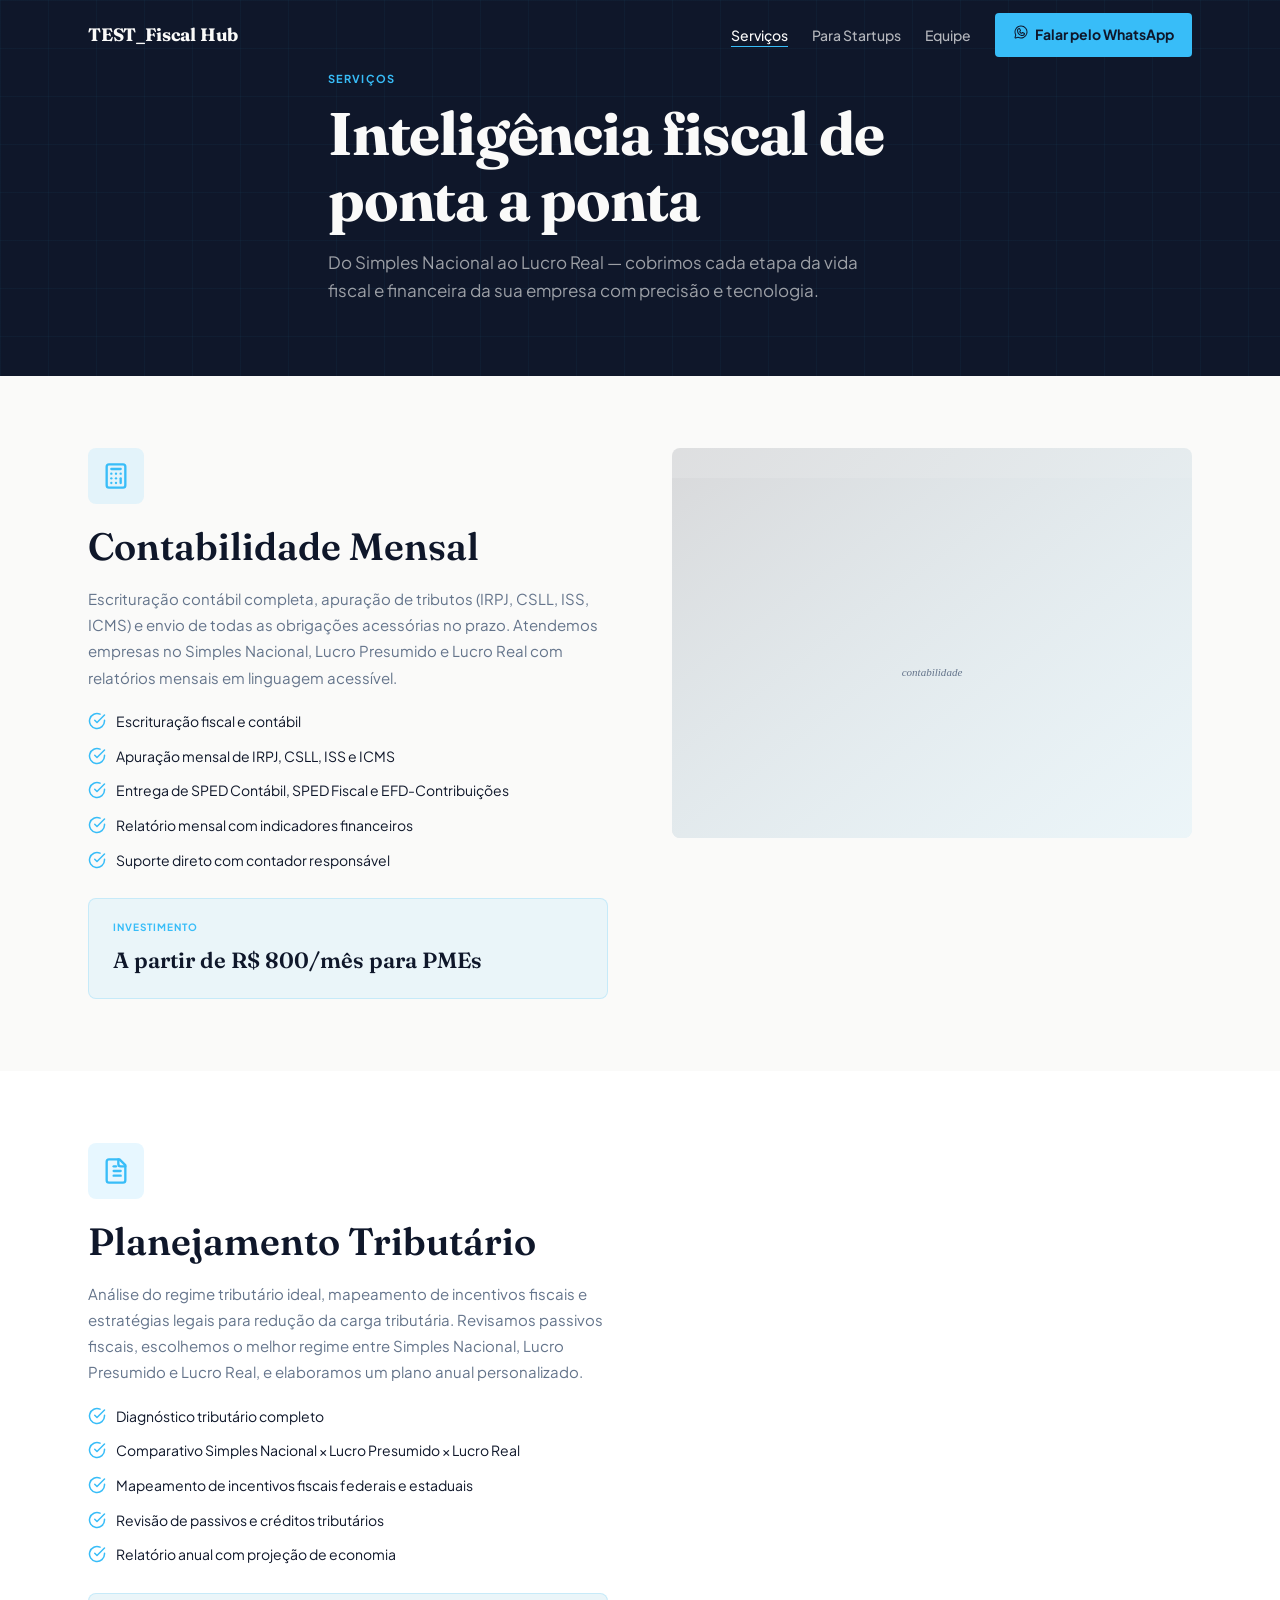
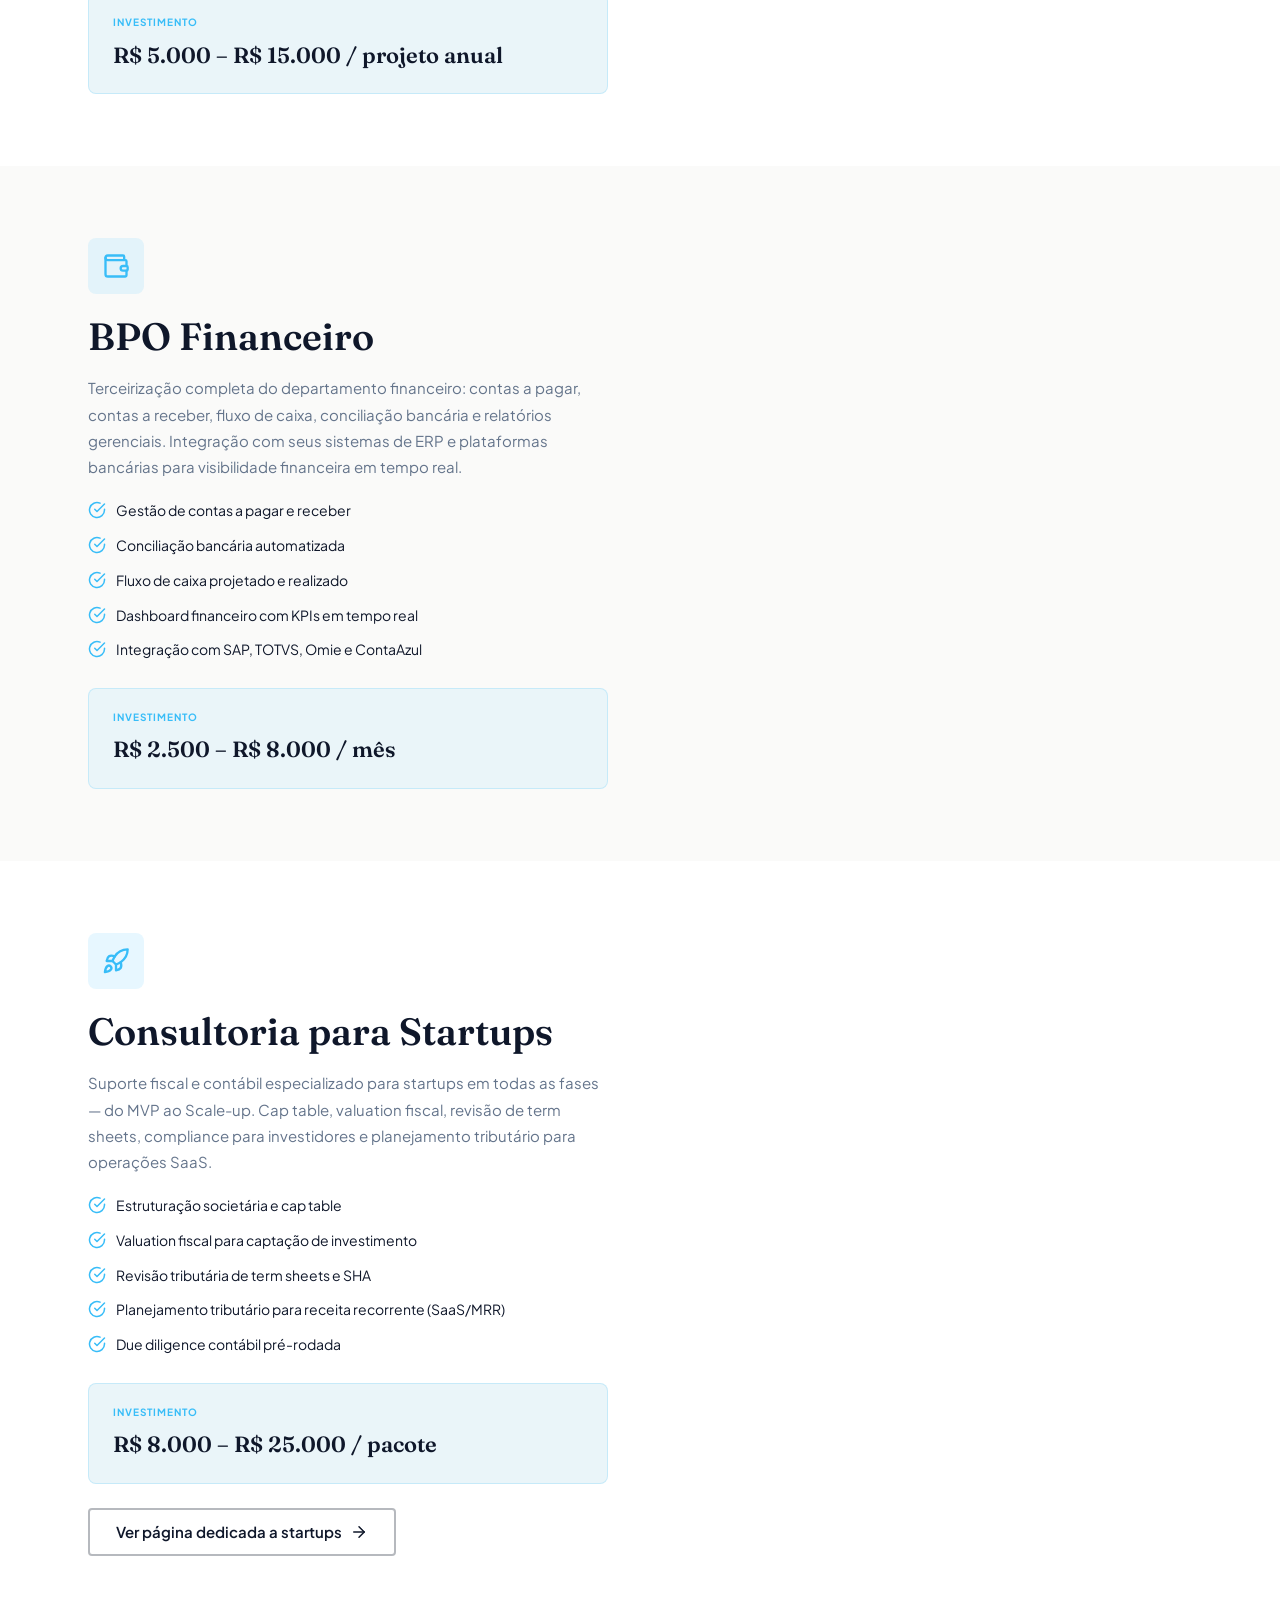
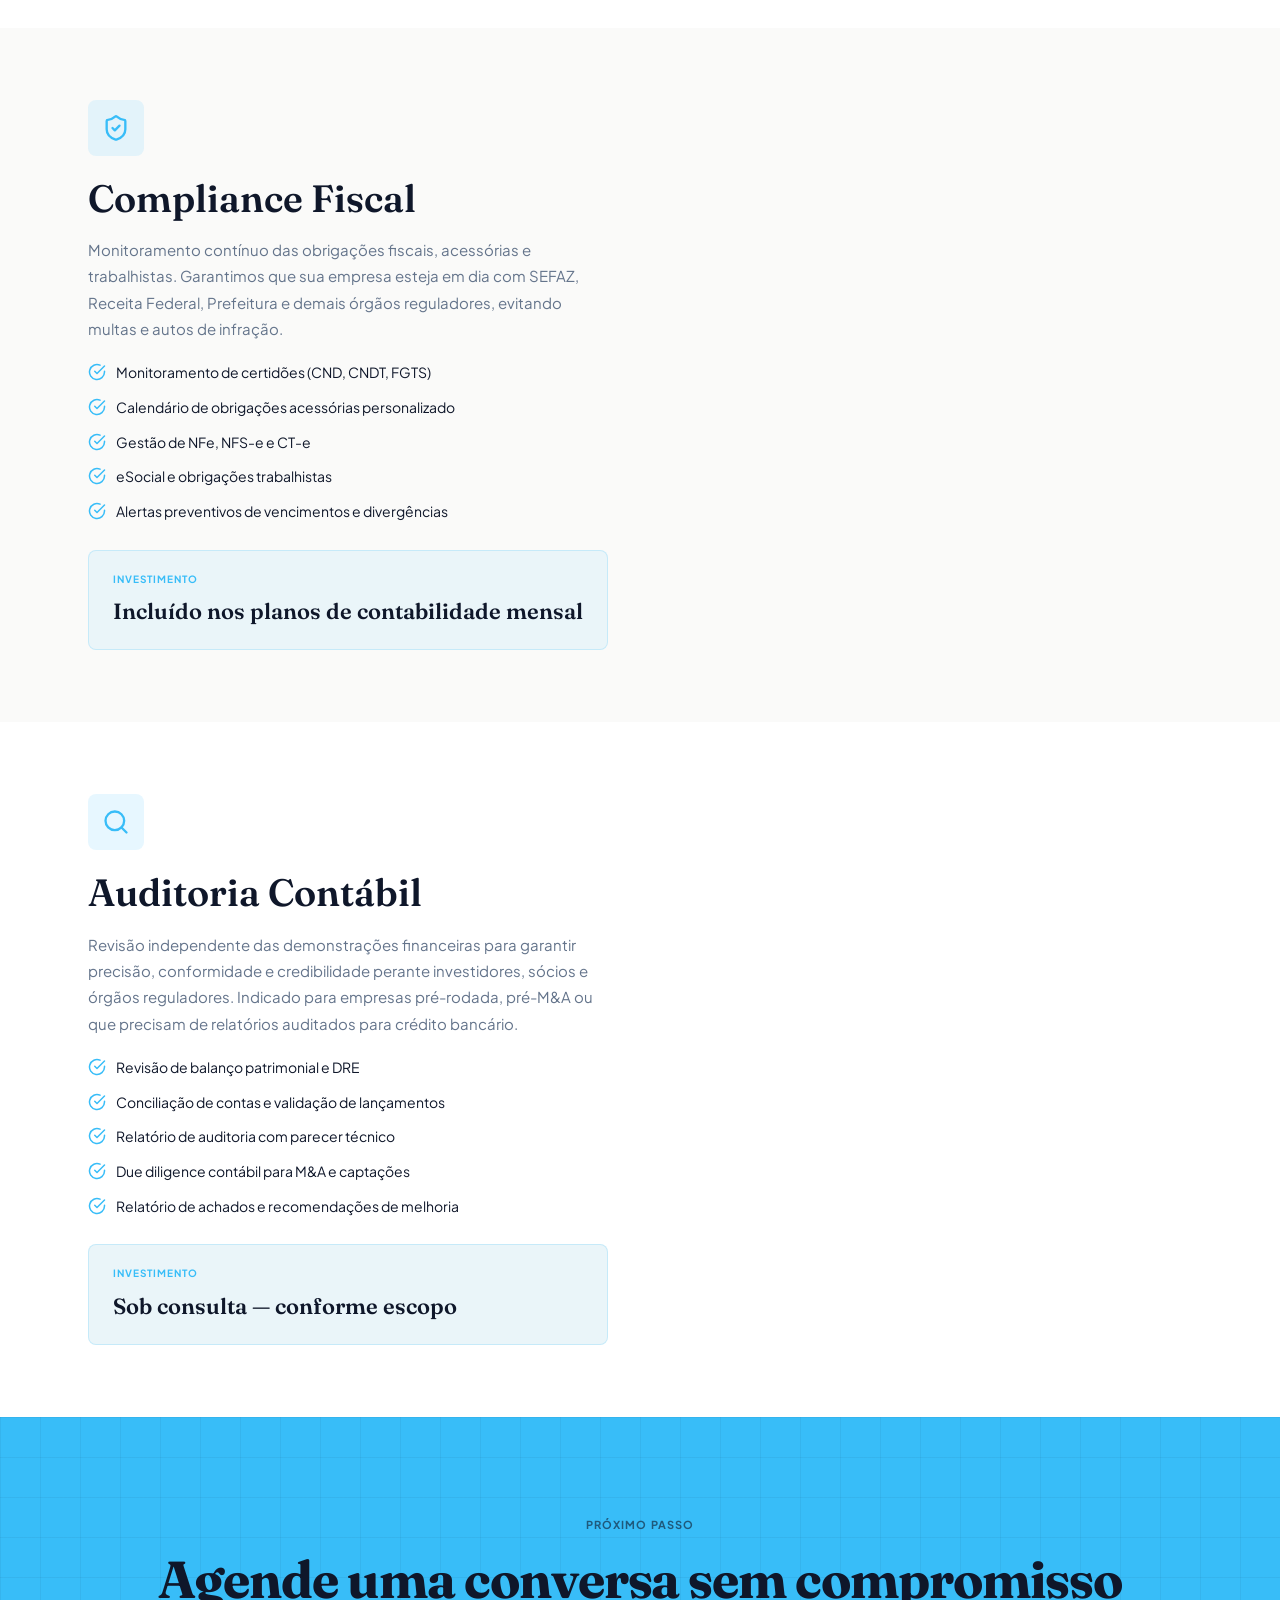
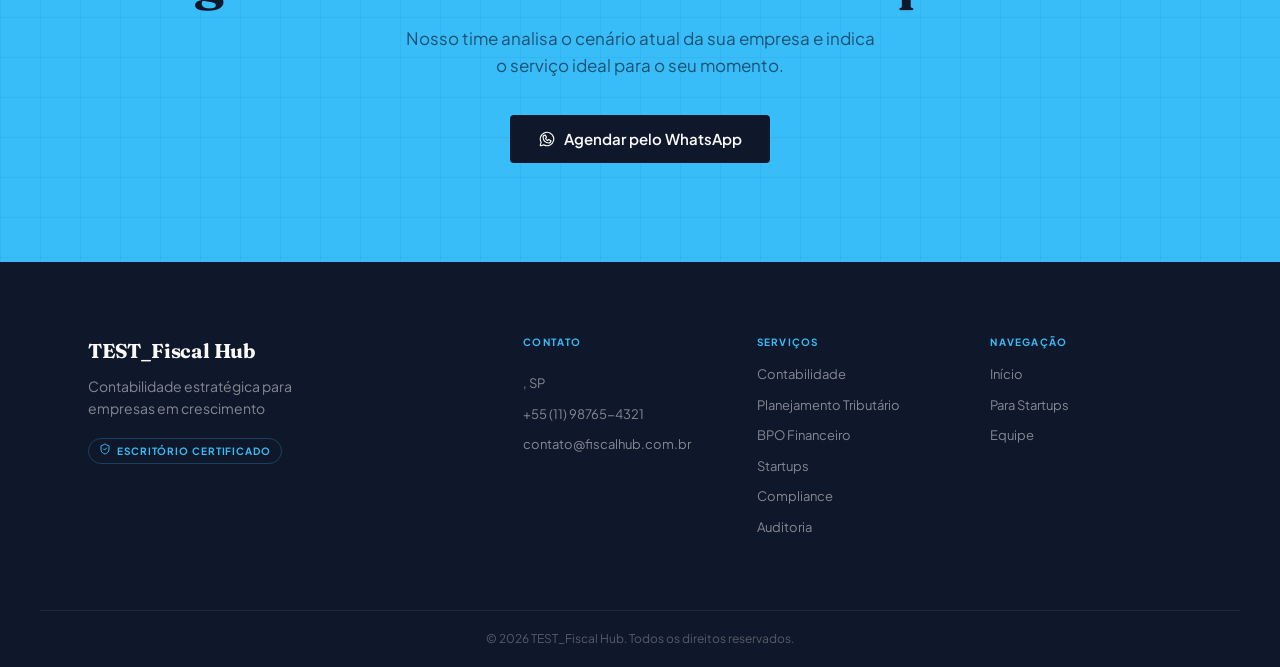
<file: servicos.html>
<!DOCTYPE html>
<html lang="pt-BR">
<head>
  <meta charset="UTF-8">
  <meta name="viewport" content="width=device-width, initial-scale=1.0">
  <title>Serviços | TEST_Fiscal Hub</title>
  <meta name="description" content="Serviços da Fiscal Hub: contabilidade mensal, planejamento tributário, BPO financeiro, consultoria para startups, compliance fiscal e auditoria em São Paulo.">

  <meta property="og:type"        content="website">
  <meta property="og:title"       content="Serviços | TEST_Fiscal Hub">
  <meta property="og:description" content="Serviços da Fiscal Hub: contabilidade mensal, planejamento tributário, BPO financeiro, consultoria para startups, compliance fiscal e auditoria em São Paulo.">
  <meta property="og:image"       content="assets/og-placeholder.jpg">
  <meta property="og:url"         content="https://fiscalhub.com.br/servicos">
  <meta property="og:locale"      content="pt_BR">
  <meta property="og:site_name"   content="TEST_Fiscal Hub">

  <link rel="icon" href="assets/favicon.png" type="image/png">
  <link rel="preconnect" href="https://fonts.googleapis.com">
  <link rel="preconnect" href="https://fonts.gstatic.com" crossorigin>
  <link href="https://fonts.googleapis.com/css2?family=Fraunces:opsz,wght@9..144,600;9..144,700&family=Plus+Jakarta+Sans:wght@400;500;600;700&display=swap" rel="stylesheet">
  <link rel="stylesheet" href="style.css">
<script>window.__imgFallback=function(img,label){img.onerror=null;img.alt=label||'';img.style.cssText='background:#e5e7eb;min-height:40px';img.src='data:image/svg+xml,%3Csvg xmlns%3D%22http%3A%2F%2Fwww.w3.org%2F2000%2Fsvg%22 viewBox%3D%220 0 1 1%22%3E%3C%2Fsvg%3E';};</script>
</head>
<body>

  <!-- NAVBAR -->
  <nav class="navbar" id="top" aria-label="Navegação principal">
    <div class="container nav-inner">
      <a href="index.html" class="nav-logo" aria-label="TEST_Fiscal Hub — página inicial">
        <span class="nav-logo-name">TEST_Fiscal Hub</span>
      </a>
      <ul class="nav-links" role="list">
        <li><a href="servicos.html" class="nav-active" aria-current="page">Serviços</a></li>
        <li><a href="para-startups.html">Para Startups</a></li>
        <li><a href="equipe.html">Equipe</a></li>
      </ul>
      <a href="https://wa.me/"
         class="nav-cta"
         target="_blank" rel="noopener noreferrer"
         aria-label="Fale com o Fiscal Hub pelo WhatsApp">
        <span data-icon="whatsapp" aria-hidden="true"></span>
        Falar pelo WhatsApp
      </a>
      <button class="nav-toggle" aria-label="Abrir menu" aria-expanded="false">
        <span></span><span></span><span></span>
      </button>
    </div>
  </nav>

  <!-- PAGE HEADER -->
  <header class="page-header" aria-labelledby="page-title">
    <div class="container page-header-inner">
      <p class="eyebrow fade-up">Serviços</p>
      <h1 class="page-header-title fade-up fade-up--2" id="page-title">
        Inteligência fiscal de ponta a ponta
      </h1>
      <p class="page-header-sub fade-up fade-up--3">
        Do Simples Nacional ao Lucro Real — cobrimos cada etapa da vida fiscal
        e financeira da sua empresa com precisão e tecnologia.
      </p>
    </div>
  </header>

  <!-- CONTABILIDADE MENSAL -->
  <section class="servico-detail" id="contabilidade" aria-labelledby="contabilidade-heading">
    <div class="container servico-detail-inner">
      <div>
        <div class="servico-detail-icon" data-icon="calculator" aria-hidden="true"></div>
        <h2 class="servico-detail-heading fade-up" id="contabilidade-heading">
          Contabilidade Mensal
        </h2>
        <p class="servico-detail-body fade-up">
          Escrituração contábil completa, apuração de tributos (IRPJ, CSLL, ISS, ICMS)
          e envio de todas as obrigações acessórias no prazo. Atendemos empresas no
          Simples Nacional, Lucro Presumido e Lucro Real com relatórios mensais
          em linguagem acessível.
        </p>
        <ul class="servico-detail-list fade-up" role="list">
          <li>
            <span data-icon="check-circle" aria-hidden="true"></span>
            Escrituração fiscal e contábil
          </li>
          <li>
            <span data-icon="check-circle" aria-hidden="true"></span>
            Apuração mensal de IRPJ, CSLL, ISS e ICMS
          </li>
          <li>
            <span data-icon="check-circle" aria-hidden="true"></span>
            Entrega de SPED Contábil, SPED Fiscal e EFD-Contribuições
          </li>
          <li>
            <span data-icon="check-circle" aria-hidden="true"></span>
            Relatório mensal com indicadores financeiros
          </li>
          <li>
            <span data-icon="check-circle" aria-hidden="true"></span>
            Suporte direto com contador responsável
          </li>
        </ul>
        <div class="servico-detail-pricing fade-up">
          <p class="servico-detail-pricing-label">Investimento</p>
          <p class="servico-detail-pricing-value">A partir de R$ 800/mês para PMEs</p>
        </div>
      </div>
      <div class="img-fallback" style="border-radius:8px; aspect-ratio:4/3; overflow:hidden;">
        <img src="https://8ispuxmgjxgu2r5q.public.blob.vercel-storage.com/stock-photos/commercialisti/ambiente/commercialisti-ambiente-08.webp"
             alt="Contabilidade mensal — escrituração e relatórios no Fiscal Hub"
             width="600" height="450"
             loading="lazy"
             onerror="window.__imgFallback(this, 'contabilidade')">
      </div>
    </div>
  </section>

  <!-- PLANEJAMENTO TRIBUTÁRIO -->
  <section class="servico-detail" id="tributario" aria-labelledby="tributario-heading">
    <div class="container servico-detail-inner">
      <div>
        <div class="servico-detail-icon" data-icon="file-text" aria-hidden="true"></div>
        <h2 class="servico-detail-heading fade-up" id="tributario-heading">
          Planejamento Tributário
        </h2>
        <p class="servico-detail-body fade-up">
          Análise do regime tributário ideal, mapeamento de incentivos fiscais
          e estratégias legais para redução da carga tributária. Revisamos passivos
          fiscais, escolhemos o melhor regime entre Simples Nacional, Lucro Presumido
          e Lucro Real, e elaboramos um plano anual personalizado.
        </p>
        <ul class="servico-detail-list fade-up" role="list">
          <li>
            <span data-icon="check-circle" aria-hidden="true"></span>
            Diagnóstico tributário completo
          </li>
          <li>
            <span data-icon="check-circle" aria-hidden="true"></span>
            Comparativo Simples Nacional × Lucro Presumido × Lucro Real
          </li>
          <li>
            <span data-icon="check-circle" aria-hidden="true"></span>
            Mapeamento de incentivos fiscais federais e estaduais
          </li>
          <li>
            <span data-icon="check-circle" aria-hidden="true"></span>
            Revisão de passivos e créditos tributários
          </li>
          <li>
            <span data-icon="check-circle" aria-hidden="true"></span>
            Relatório anual com projeção de economia
          </li>
        </ul>
        <div class="servico-detail-pricing fade-up">
          <p class="servico-detail-pricing-label">Investimento</p>
          <p class="servico-detail-pricing-value">R$ 5.000 – R$ 15.000 / projeto anual</p>
        </div>
      </div>
      <div></div>
    </div>
  </section>

  <!-- BPO FINANCEIRO -->
  <section class="servico-detail" id="bpo" aria-labelledby="bpo-heading">
    <div class="container servico-detail-inner">
      <div>
        <div class="servico-detail-icon" data-icon="wallet" aria-hidden="true"></div>
        <h2 class="servico-detail-heading fade-up" id="bpo-heading">
          BPO Financeiro
        </h2>
        <p class="servico-detail-body fade-up">
          Terceirização completa do departamento financeiro: contas a pagar,
          contas a receber, fluxo de caixa, conciliação bancária e relatórios
          gerenciais. Integração com seus sistemas de ERP e plataformas bancárias
          para visibilidade financeira em tempo real.
        </p>
        <ul class="servico-detail-list fade-up" role="list">
          <li>
            <span data-icon="check-circle" aria-hidden="true"></span>
            Gestão de contas a pagar e receber
          </li>
          <li>
            <span data-icon="check-circle" aria-hidden="true"></span>
            Conciliação bancária automatizada
          </li>
          <li>
            <span data-icon="check-circle" aria-hidden="true"></span>
            Fluxo de caixa projetado e realizado
          </li>
          <li>
            <span data-icon="check-circle" aria-hidden="true"></span>
            Dashboard financeiro com KPIs em tempo real
          </li>
          <li>
            <span data-icon="check-circle" aria-hidden="true"></span>
            Integração com SAP, TOTVS, Omie e ContaAzul
          </li>
        </ul>
        <div class="servico-detail-pricing fade-up">
          <p class="servico-detail-pricing-label">Investimento</p>
          <p class="servico-detail-pricing-value">R$ 2.500 – R$ 8.000 / mês</p>
        </div>
      </div>
      <div></div>
    </div>
  </section>

  <!-- CONSULTORIA PARA STARTUPS -->
  <section class="servico-detail" id="startups" aria-labelledby="startups-heading">
    <div class="container servico-detail-inner">
      <div>
        <div class="servico-detail-icon" data-icon="rocket" aria-hidden="true"></div>
        <h2 class="servico-detail-heading fade-up" id="startups-heading">
          Consultoria para Startups
        </h2>
        <p class="servico-detail-body fade-up">
          Suporte fiscal e contábil especializado para startups em todas as fases —
          do MVP ao Scale-up. Cap table, valuation fiscal, revisão de term sheets,
          compliance para investidores e planejamento tributário para operações SaaS.
        </p>
        <ul class="servico-detail-list fade-up" role="list">
          <li>
            <span data-icon="check-circle" aria-hidden="true"></span>
            Estruturação societária e cap table
          </li>
          <li>
            <span data-icon="check-circle" aria-hidden="true"></span>
            Valuation fiscal para captação de investimento
          </li>
          <li>
            <span data-icon="check-circle" aria-hidden="true"></span>
            Revisão tributária de term sheets e SHA
          </li>
          <li>
            <span data-icon="check-circle" aria-hidden="true"></span>
            Planejamento tributário para receita recorrente (SaaS/MRR)
          </li>
          <li>
            <span data-icon="check-circle" aria-hidden="true"></span>
            Due diligence contábil pré-rodada
          </li>
        </ul>
        <div class="servico-detail-pricing fade-up">
          <p class="servico-detail-pricing-label">Investimento</p>
          <p class="servico-detail-pricing-value">R$ 8.000 – R$ 25.000 / pacote</p>
        </div>
        <div style="margin-top:24px;">
          <a href="para-startups.html" class="btn btn--ghost-dark">
            Ver página dedicada a startups
            <span class="btn-icon" data-icon="arrow-right" aria-hidden="true"></span>
          </a>
        </div>
      </div>
      <div></div>
    </div>
  </section>

  <!-- COMPLIANCE FISCAL -->
  <section class="servico-detail" id="compliance" aria-labelledby="compliance-heading">
    <div class="container servico-detail-inner">
      <div>
        <div class="servico-detail-icon" data-icon="shield-check" aria-hidden="true"></div>
        <h2 class="servico-detail-heading fade-up" id="compliance-heading">
          Compliance Fiscal
        </h2>
        <p class="servico-detail-body fade-up">
          Monitoramento contínuo das obrigações fiscais, acessórias e trabalhistas.
          Garantimos que sua empresa esteja em dia com SEFAZ, Receita Federal,
          Prefeitura e demais órgãos reguladores, evitando multas e autos de infração.
        </p>
        <ul class="servico-detail-list fade-up" role="list">
          <li>
            <span data-icon="check-circle" aria-hidden="true"></span>
            Monitoramento de certidões (CND, CNDT, FGTS)
          </li>
          <li>
            <span data-icon="check-circle" aria-hidden="true"></span>
            Calendário de obrigações acessórias personalizado
          </li>
          <li>
            <span data-icon="check-circle" aria-hidden="true"></span>
            Gestão de NFe, NFS-e e CT-e
          </li>
          <li>
            <span data-icon="check-circle" aria-hidden="true"></span>
            eSocial e obrigações trabalhistas
          </li>
          <li>
            <span data-icon="check-circle" aria-hidden="true"></span>
            Alertas preventivos de vencimentos e divergências
          </li>
        </ul>
        <div class="servico-detail-pricing fade-up">
          <p class="servico-detail-pricing-label">Investimento</p>
          <p class="servico-detail-pricing-value">Incluído nos planos de contabilidade mensal</p>
        </div>
      </div>
      <div></div>
    </div>
  </section>

  <!-- AUDITORIA CONTÁBIL -->
  <section class="servico-detail" id="auditoria" aria-labelledby="auditoria-heading">
    <div class="container servico-detail-inner">
      <div>
        <div class="servico-detail-icon" data-icon="search" aria-hidden="true"></div>
        <h2 class="servico-detail-heading fade-up" id="auditoria-heading">
          Auditoria Contábil
        </h2>
        <p class="servico-detail-body fade-up">
          Revisão independente das demonstrações financeiras para garantir
          precisão, conformidade e credibilidade perante investidores, sócios
          e órgãos reguladores. Indicado para empresas pré-rodada, pré-M&A
          ou que precisam de relatórios auditados para crédito bancário.
        </p>
        <ul class="servico-detail-list fade-up" role="list">
          <li>
            <span data-icon="check-circle" aria-hidden="true"></span>
            Revisão de balanço patrimonial e DRE
          </li>
          <li>
            <span data-icon="check-circle" aria-hidden="true"></span>
            Conciliação de contas e validação de lançamentos
          </li>
          <li>
            <span data-icon="check-circle" aria-hidden="true"></span>
            Relatório de auditoria com parecer técnico
          </li>
          <li>
            <span data-icon="check-circle" aria-hidden="true"></span>
            Due diligence contábil para M&A e captações
          </li>
          <li>
            <span data-icon="check-circle" aria-hidden="true"></span>
            Relatório de achados e recomendações de melhoria
          </li>
        </ul>
        <div class="servico-detail-pricing fade-up">
          <p class="servico-detail-pricing-label">Investimento</p>
          <p class="servico-detail-pricing-value">Sob consulta — conforme escopo</p>
        </div>
      </div>
      <div></div>
    </div>
  </section>

  <!-- CTA -->
  <section class="cta-final" aria-label="Agendar consulta">
    <div class="container cta-final-inner">
      <p class="cta-final-eyebrow fade-up">Próximo passo</p>
      <h2 class="cta-final-heading fade-up" id="servicos-cta-heading">
        Agende uma conversa sem compromisso
      </h2>
      <p class="cta-final-sub fade-up">
        Nosso time analisa o cenário atual da sua empresa e indica o serviço
        ideal para o seu momento.
      </p>
      <div class="cta-final-ctas fade-up">
        <a href="https://wa.me/"
           class="btn btn--dark"
           target="_blank" rel="noopener noreferrer"
           aria-label="Fale pelo WhatsApp">
          <span class="btn-icon" data-icon="whatsapp" aria-hidden="true"></span>
          Agendar pelo WhatsApp
        </a>
      </div>
    </div>
  </section>

  <!-- FOOTER -->
  <footer class="footer" aria-label="Rodapé">
    <div class="container footer-grid">
      <div class="footer-col">
        <p class="footer-logo">TEST_Fiscal Hub</p>
        <p class="footer-tagline">Contabilidade estratégica para empresas em crescimento</p>
        <div class="footer-badge">
          <span data-icon="shield-check" aria-hidden="true"></span>
          Escritório certificado
        </div>
      </div>
      <div class="footer-col">
        <p class="footer-col-title">Contato</p>
        <ul class="footer-list" role="list">
          <li></li>
          <li>, SP</li>
          <li><a href="tel:+" class="footer-link">+55 (11) 98765-4321</a></li>
          <li><a href="mailto:contato@fiscalhub.com.br" class="footer-link">contato@fiscalhub.com.br</a></li>
        </ul>
      </div>
      <div class="footer-col">
        <p class="footer-col-title">Serviços</p>
        <ul class="footer-list" role="list">
          <li><a href="#contabilidade" class="footer-link">Contabilidade</a></li>
          <li><a href="#tributario"    class="footer-link">Planejamento Tributário</a></li>
          <li><a href="#bpo"           class="footer-link">BPO Financeiro</a></li>
          <li><a href="#startups"      class="footer-link">Startups</a></li>
          <li><a href="#compliance"    class="footer-link">Compliance</a></li>
          <li><a href="#auditoria"     class="footer-link">Auditoria</a></li>
        </ul>
      </div>
      <div class="footer-col">
        <p class="footer-col-title">Navegação</p>
        <ul class="footer-list" role="list">
          <li><a href="index.html"         class="footer-link">Início</a></li>
          <li><a href="para-startups.html" class="footer-link">Para Startups</a></li>
          <li><a href="equipe.html"        class="footer-link">Equipe</a></li>
        </ul>
      </div>
    </div>
    <div class="footer-bottom">
      <p class="footer-copy">
        &copy; <span data-year></span> TEST_Fiscal Hub. Todos os direitos reservados.
      </p>
    </div>
  </footer>

  <script src="script.js"></script>
</body>
</html>
</file>
<file: style.css>
/* ═══════════════════════════════════════════════════════════════
   template-commercialisti-002 — Fiscal Hub
   style.css · law-editorial scroll · multi-page premium · pt-BR
   Design: Fraunces 600/700 + Plus Jakarta Sans
   Palette: slate-900 #0F172A + sky-400 #38BDF8 (dark-premium tech/SaaS)
   ═══════════════════════════════════════════════════════════════ */

/* ── @property (typed custom property fallback) ─────────────── */
@property --brand-primary  { syntax: '<color>'; inherits: true; initial-value: #0F172A; }
@property --brand-accent   { syntax: '<color>'; inherits: true; initial-value: #38BDF8; }
@property --brand-ink      { syntax: '<color>'; inherits: true; initial-value: #0F172A; }
@property --brand-bg       { syntax: '<color>'; inherits: true; initial-value: #FAFAF9; }
@property --brand-surface  { syntax: '<color>'; inherits: true; initial-value: #FFFFFF; }
@property --brand-muted    { syntax: '<color>'; inherits: true; initial-value: #64748B; }
@property --brand-footer   { syntax: '<color>'; inherits: true; initial-value: #0F172A; }

/* ── :root — hex fallback FIRST (visível sem pipeline) ─────── */
:root {
  --brand-primary:  #0F172A;
  --brand-accent:   #38BDF8;
  --brand-ink:      #0F172A;
  --brand-bg:       #FAFAF9;
  --brand-surface:  #FFFFFF;
  --brand-muted:    #64748B;
  --brand-footer:   #0F172A;

  /* Scroll animation */
  --scroll-bg: #FFFFFF;

  /* Animation tokens */
  --anim-duration-base: 0.7s;
  --anim-duration-slow: 1.0s;
  --anim-duration-fast: 0.4s;
  --anim-easing-smooth: cubic-bezier(.22, 1, .36, 1);
  --anim-translate-y:   36px;
  --anim-stagger:       100ms;

  /* Section spacing */
  --section-py-tight: clamp(40px, 5vh, 64px);
  --section-py-base:  clamp(56px, 8vh, 96px);
  --section-py-large: clamp(72px, 11vh, 128px);

  /* Typography */
  --font-display: 'Fraunces', Georgia, serif;
  --font-body:    'Plus Jakarta Sans', system-ui, sans-serif;

  /* Layout */
  --container-max: 1200px;
  --container-px:  clamp(20px, 5vw, 48px);
  --radius:        8px;
  --radius-sm:     4px;
}

/* ── :root — pipeline placeholders SECOND (last-wins em prod) ─
   Em produção a pipeline substitui #0F172A etc. por hex
   reais; este bloco vence. Em local os placeholders são strings
   CSS inválidas, ignoradas; o bloco acima renderiza. */
:root {
  --brand-primary:  #0F172A;
  --brand-accent:   #38BDF8;
  --brand-ink:      #0F172A;
  --brand-bg:       #FAFAF9;
  --brand-surface:  #FFFFFF;
  --brand-muted:    #64748B;
  --brand-footer:   #0F172A;
}

/* ── Reset ──────────────────────────────────────────────────── */
*, *::before, *::after { box-sizing: border-box; margin: 0; padding: 0; }
html { scroll-behavior: smooth; -webkit-text-size-adjust: 100%; }
body {
  font-family: var(--font-body);
  font-size: 16px;
  line-height: 1.65;
  color: var(--brand-ink);
  background: var(--brand-bg);
  -webkit-font-smoothing: antialiased;
}
img { max-width: 100%; display: block; }
a { color: inherit; text-decoration: none; }
ul { list-style: none; }
address { font-style: normal; }

/* ── Container ──────────────────────────────────────────────── */
.container {
  max-width: var(--container-max);
  margin: 0 auto;
  padding: 0 var(--container-px);
}

/* ── Typography utilities ────────────────────────────────────── */
.eyebrow {
  font-family: var(--font-body);
  font-size: 11px;
  font-weight: 700;
  letter-spacing: 0.10em;
  text-transform: uppercase;
  color: var(--brand-accent);
  margin-bottom: 14px;
}
.section-heading {
  font-family: var(--font-display);
  font-size: clamp(26px, 4vw, 42px);
  font-weight: 600;
  line-height: 1.2;
  color: var(--brand-primary);
  margin-bottom: 18px;
}
.section-lede {
  font-size: clamp(15px, 1.6vw, 17px);
  line-height: 1.7;
  color: var(--brand-muted);
  max-width: 600px;
  margin-bottom: 48px;
}

/* ── Buttons — Fill Slide hover ─────────────────────────────── */
.btn {
  position: relative;
  overflow: hidden;
  display: inline-flex;
  align-items: center;
  gap: 8px;
  padding: 13px 26px;
  min-height: 48px;
  border-radius: var(--radius-sm);
  font-family: var(--font-body);
  font-size: 15px;
  font-weight: 600;
  line-height: 1;
  cursor: pointer;
  transition: color var(--anim-duration-fast) var(--anim-easing-smooth),
              transform 0.2s ease;
  white-space: nowrap;
  border: 2px solid transparent;
  z-index: 0;
}
.btn::after {
  content: '';
  position: absolute;
  inset: 0;
  transform: translateX(-101%);
  transition: transform var(--anim-duration-fast) var(--anim-easing-smooth);
  z-index: -1;
}
.btn:hover::after { transform: translateX(0); }
.btn:focus-visible { outline: 3px solid var(--brand-accent); outline-offset: 3px; }
.btn:active { transform: scale(0.98); }

.btn--primary {
  background: var(--brand-accent);
  color: var(--brand-primary);
  border-color: var(--brand-accent);
}
.btn--primary::after {
  background: color-mix(in srgb, var(--brand-accent) 80%, #000);
}
.btn--primary:hover { color: var(--brand-primary); }

.btn--ghost {
  background: transparent;
  color: var(--brand-bg);
  border-color: color-mix(in srgb, var(--brand-bg) 35%, transparent);
}
.btn--ghost::after {
  background: color-mix(in srgb, var(--brand-bg) 10%, transparent);
}
.btn--ghost:hover { color: var(--brand-bg); border-color: var(--brand-bg); }

.btn--ghost-dark {
  background: transparent;
  color: var(--brand-primary);
  border-color: color-mix(in srgb, var(--brand-primary) 30%, transparent);
}
.btn--ghost-dark::after {
  background: color-mix(in srgb, var(--brand-primary) 6%, transparent);
}
.btn--ghost-dark:hover { color: var(--brand-primary); border-color: var(--brand-primary); }

.btn--dark {
  background: var(--brand-primary);
  color: var(--brand-bg);
  border-color: var(--brand-primary);
}
.btn--dark::after {
  background: color-mix(in srgb, var(--brand-primary) 80%, var(--brand-accent));
}
.btn--dark:hover { color: var(--brand-bg); }

.btn-icon { display: flex; align-items: center; flex-shrink: 0; }
.btn-icon svg { width: 18px; height: 18px; }

/* ── Image fallback ─────────────────────────────────────────── */
.img-fallback {
  position: relative;
  overflow: hidden;
  background: linear-gradient(135deg,
    color-mix(in srgb, var(--brand-primary) 12%, var(--brand-bg)),
    color-mix(in srgb, var(--brand-accent) 8%, var(--brand-bg)));
}

/* ── Animations ─────────────────────────────────────────────── */

/* Fade Up */
.fade-up {
  opacity: 0;
  transform: translateY(var(--anim-translate-y));
  transition: opacity var(--anim-duration-base) var(--anim-easing-smooth),
              transform var(--anim-duration-base) var(--anim-easing-smooth);
}
.fade-up.visible { opacity: 1; transform: none; }
.fade-up--1 { transition-delay: calc(var(--anim-stagger) * 0); }
.fade-up--2 { transition-delay: calc(var(--anim-stagger) * 1); }
.fade-up--3 { transition-delay: calc(var(--anim-stagger) * 2); }
.fade-up--4 { transition-delay: calc(var(--anim-stagger) * 3); }
.fade-up--5 { transition-delay: calc(var(--anim-stagger) * 4); }

/* Stagger Cards */
.stagger-card {
  opacity: 0;
  transform: translateY(var(--anim-translate-y));
  transition: opacity var(--anim-duration-base) var(--anim-easing-smooth),
              transform var(--anim-duration-base) var(--anim-easing-smooth);
}
.stagger-card.visible { opacity: 1; transform: none; }
.stagger-card:nth-child(1) { transition-delay: calc(var(--anim-stagger) * 0); }
.stagger-card:nth-child(2) { transition-delay: calc(var(--anim-stagger) * 1); }
.stagger-card:nth-child(3) { transition-delay: calc(var(--anim-stagger) * 2); }
.stagger-card:nth-child(4) { transition-delay: calc(var(--anim-stagger) * 3); }
.stagger-card:nth-child(5) { transition-delay: calc(var(--anim-stagger) * 4); }
.stagger-card:nth-child(6) { transition-delay: calc(var(--anim-stagger) * 5); }

/* Text Reveal — clip-path (scroll headline "wow") */
.text-reveal { overflow: hidden; display: block; }
.text-reveal-inner {
  display: block;
  clip-path: inset(0 100% 0 0);
  transition: clip-path var(--anim-duration-slow) var(--anim-easing-smooth);
}
.text-reveal.visible .text-reveal-inner { clip-path: inset(0 0% 0 0); }

/* Border Reveal */
.border-reveal {
  opacity: 0;
  border-left: 3px solid transparent;
  padding-left: 20px;
  transform: translateX(-10px);
  transition: opacity var(--anim-duration-base) var(--anim-easing-smooth),
              border-color calc(var(--anim-duration-base) * 1.3) var(--anim-easing-smooth),
              transform var(--anim-duration-base) var(--anim-easing-smooth);
}
.border-reveal.visible {
  opacity: 1;
  border-left-color: var(--brand-accent);
  transform: none;
}
.border-reveal:nth-child(1) { transition-delay: calc(var(--anim-stagger) * 0); }
.border-reveal:nth-child(2) { transition-delay: calc(var(--anim-stagger) * 1); }
.border-reveal:nth-child(3) { transition-delay: calc(var(--anim-stagger) * 2); }
.border-reveal:nth-child(4) { transition-delay: calc(var(--anim-stagger) * 3); }

/* ── NAVBAR ─────────────────────────────────────────────────── */
.navbar {
  position: fixed;
  top: 0;
  left: 0;
  right: 0;
  z-index: 100;
  background: transparent;
  transition: background 0.3s ease, box-shadow 0.3s ease;
}
.navbar.scrolled {
  background: color-mix(in srgb, var(--brand-primary) 97%, transparent);
  box-shadow: 0 1px 0 color-mix(in srgb, var(--brand-accent) 12%, transparent);
  backdrop-filter: blur(8px);
}
.nav-inner {
  display: flex;
  align-items: center;
  gap: 24px;
  height: 70px;
}
.nav-logo { flex-shrink: 0; }
.nav-logo-name {
  font-family: var(--font-display);
  font-size: 18px;
  font-weight: 700;
  color: var(--brand-bg);
  letter-spacing: -0.01em;
}
.nav-links {
  display: none;
  align-items: center;
  gap: 24px;
  margin-left: auto;
}
.nav-links a {
  font-size: 14px;
  font-weight: 500;
  color: color-mix(in srgb, var(--brand-bg) 70%, transparent);
  position: relative;
  transition: color 0.25s ease;
}
.nav-links a::after {
  content: '';
  position: absolute;
  bottom: -3px;
  left: 0;
  right: 100%;
  height: 1px;
  background: var(--brand-accent);
  transition: right 0.3s var(--anim-easing-smooth);
}
.nav-links a:hover,
.nav-links a.nav-active { color: var(--brand-bg); }
.nav-links a:hover::after,
.nav-links a.nav-active::after { right: 0; }

.nav-cta {
  display: none;
  align-items: center;
  gap: 6px;
  padding: 9px 18px;
  min-height: 44px;
  background: var(--brand-accent);
  color: var(--brand-primary) !important;
  font-size: 14px;
  font-weight: 700;
  border-radius: var(--radius-sm);
  transition: background 0.2s ease;
  flex-shrink: 0;
  white-space: nowrap;
}
.nav-cta:hover { background: color-mix(in srgb, var(--brand-accent) 80%, #000); }
.nav-cta svg { width: 16px; height: 16px; }

.nav-toggle {
  display: flex;
  flex-direction: column;
  gap: 5px;
  background: none;
  border: none;
  cursor: pointer;
  padding: 8px;
  margin-left: auto;
  min-width: 44px;
  min-height: 44px;
  align-items: center;
  justify-content: center;
}
.nav-toggle span {
  display: block;
  width: 22px;
  height: 2px;
  background: var(--brand-bg);
  border-radius: 1px;
  transition: transform 0.3s ease, opacity 0.3s ease;
}
body.nav-mobile-open .nav-toggle span:nth-child(1) { transform: translateY(7px) rotate(45deg); }
body.nav-mobile-open .nav-toggle span:nth-child(2) { opacity: 0; }
body.nav-mobile-open .nav-toggle span:nth-child(3) { transform: translateY(-7px) rotate(-45deg); }

/* ── HERO (dark-premium) ─────────────────────────────────────── */
.hero {
  position: relative;
  min-height: 100vh;
  display: flex;
  align-items: center;
  padding-top: 70px;
  padding-bottom: var(--section-py-base);
  background: var(--brand-primary);
  overflow: hidden;
}
/* Tech grid overlay */
.hero::before {
  content: '';
  position: absolute;
  inset: 0;
  background-image:
    linear-gradient(color-mix(in srgb, var(--brand-accent) 5%, transparent) 1px, transparent 1px),
    linear-gradient(90deg, color-mix(in srgb, var(--brand-accent) 5%, transparent) 1px, transparent 1px);
  background-size: 56px 56px;
  pointer-events: none;
}
/* Bottom fade */
.hero::after {
  content: '';
  position: absolute;
  bottom: 0;
  left: 0;
  right: 0;
  height: 120px;
  background: linear-gradient(to bottom, transparent, var(--brand-primary));
  pointer-events: none;
}
.hero-grid {
  position: relative;
  z-index: 1;
  display: grid;
  grid-template-columns: 1fr;
  gap: 40px;
}
.hero-badge {
  display: inline-flex;
  align-items: center;
  gap: 8px;
  padding: 6px 14px;
  border: 1px solid color-mix(in srgb, var(--brand-accent) 30%, transparent);
  border-radius: 100px;
  background: color-mix(in srgb, var(--brand-accent) 8%, transparent);
  font-size: 11px;
  font-weight: 700;
  letter-spacing: 0.08em;
  text-transform: uppercase;
  color: var(--brand-accent);
  margin-bottom: 24px;
}
.hero-badge-dot {
  width: 6px;
  height: 6px;
  border-radius: 50%;
  background: var(--brand-accent);
  animation: pulse-dot 2s ease-in-out infinite;
}
@keyframes pulse-dot {
  0%, 100% { opacity: 1; transform: scale(1); }
  50% { opacity: 0.6; transform: scale(0.8); }
}
.hero-heading {
  font-family: var(--font-display);
  font-size: clamp(36px, 5.5vw, 68px);
  font-weight: 700;
  line-height: 1.08;
  color: var(--brand-bg);
  letter-spacing: -0.025em;
  margin-bottom: 22px;
}
.hero-heading em {
  font-style: italic;
  color: var(--brand-accent);
}
.hero-sub {
  font-size: clamp(16px, 1.8vw, 18px);
  line-height: 1.65;
  color: color-mix(in srgb, var(--brand-bg) 65%, transparent);
  max-width: 500px;
  margin-bottom: 36px;
}
.hero-ctas {
  display: flex;
  gap: 14px;
  flex-wrap: wrap;
  margin-bottom: 40px;
}
.hero-trust {
  display: flex;
  align-items: center;
  gap: 20px;
  flex-wrap: wrap;
}
.hero-trust-item {
  display: flex;
  align-items: center;
  gap: 7px;
  font-size: 13px;
  color: color-mix(in srgb, var(--brand-bg) 50%, transparent);
}
.hero-trust-item svg {
  color: var(--brand-accent);
  flex-shrink: 0;
}
.hero-image-wrap {
  border-radius: var(--radius);
  aspect-ratio: 4/3;
  overflow: hidden;
  border: 1px solid color-mix(in srgb, var(--brand-accent) 15%, transparent);
  box-shadow: 0 24px 80px color-mix(in srgb, #000 40%, transparent);
}
.hero-image-wrap img {
  width: 100%;
  height: 100%;
  object-fit: cover;
}

/* ── SOBRE — Por que Fiscal Hub ──────────────────────────────── */
.sobre {
  padding: var(--section-py-base) 0;
  background: var(--brand-bg);
}
.sobre-grid {
  display: grid;
  grid-template-columns: 1fr;
  gap: 16px;
  margin-top: 8px;
}
.sobre-item {
  display: flex;
  align-items: flex-start;
  gap: 18px;
  padding: 24px 20px;
  background: var(--brand-surface);
  border: 1px solid color-mix(in srgb, var(--brand-primary) 7%, transparent);
  border-radius: var(--radius);
  transition: border-color 0.3s ease, box-shadow 0.3s ease;
}
.sobre-item:hover {
  border-color: color-mix(in srgb, var(--brand-accent) 30%, transparent);
  box-shadow: 0 4px 20px color-mix(in srgb, var(--brand-accent) 6%, transparent);
}
.sobre-icon {
  flex-shrink: 0;
  width: 44px;
  height: 44px;
  border-radius: var(--radius-sm);
  background: color-mix(in srgb, var(--brand-accent) 10%, transparent);
  display: flex;
  align-items: center;
  justify-content: center;
  color: var(--brand-accent);
}
.sobre-icon svg { width: 22px; height: 22px; }
.sobre-content { flex: 1; }
.sobre-title {
  font-family: var(--font-display);
  font-size: 17px;
  font-weight: 600;
  color: var(--brand-primary);
  margin-bottom: 6px;
}
.sobre-desc {
  font-size: 14px;
  line-height: 1.6;
  color: var(--brand-muted);
}

/* ── SERVIÇOS ────────────────────────────────────────────────── */
.servicos {
  padding: var(--section-py-base) 0;
  background: var(--brand-surface);
}
.servicos-grid {
  display: grid;
  grid-template-columns: 1fr;
  gap: 16px;
}
.servico-card {
  background: var(--brand-bg);
  border: 1px solid color-mix(in srgb, var(--brand-primary) 8%, transparent);
  border-radius: var(--radius);
  padding: 28px 24px;
  transition: border-color 0.3s ease, box-shadow 0.3s ease, transform 0.3s ease;
}
.servico-card:hover {
  border-color: color-mix(in srgb, var(--brand-accent) 40%, transparent);
  box-shadow: 0 6px 28px color-mix(in srgb, var(--brand-accent) 8%, transparent);
  transform: translateY(-3px);
}
.servico-card .card-icon {
  width: 44px;
  height: 44px;
  border-radius: var(--radius-sm);
  background: color-mix(in srgb, var(--brand-accent) 10%, transparent);
  display: flex;
  align-items: center;
  justify-content: center;
  color: var(--brand-accent);
  margin-bottom: 18px;
}
.servico-card .card-icon svg { width: 22px; height: 22px; }
.card-title {
  font-family: var(--font-display);
  font-size: 18px;
  font-weight: 600;
  color: var(--brand-primary);
  margin-bottom: 10px;
  line-height: 1.3;
}
.card-desc {
  font-size: 14px;
  line-height: 1.65;
  color: var(--brand-muted);
  margin-bottom: 12px;
}
.card-target {
  display: inline-flex;
  align-items: center;
  gap: 5px;
  font-size: 11px;
  font-weight: 700;
  letter-spacing: 0.07em;
  text-transform: uppercase;
  color: var(--brand-accent);
}

/* ── SCROLL ANIMATION ───────────────────────────────────────── */
.scroll-animation {
  position: relative;
  height: 300vh;
  background: var(--scroll-bg);
}
.scroll-anim-pin {
  position: sticky;
  top: 0;
  height: 100vh;
  display: flex;
  align-items: center;
  justify-content: center;
  overflow: hidden;
}
#scroll-canvas {
  display: block;
  width: 100%;
  height: 100%;
}
.scroll-overlay {
  position: absolute;
  bottom: clamp(32px, 6vh, 72px);
  left: 50%;
  transform: translateX(-50%);
  text-align: center;
  pointer-events: none;
  padding: 0 28px;
  width: 100%;
  max-width: 700px;
}
.scroll-overlay-headline {
  font-family: var(--font-display);
  font-size: clamp(24px, 4vw, 48px);
  font-weight: 700;
  color: var(--brand-primary);
  line-height: 1.15;
  margin-bottom: 12px;
  text-shadow: 0 2px 16px rgba(255,255,255,0.9);
}
.scroll-overlay-sub {
  font-family: var(--font-body);
  font-size: clamp(14px, 1.6vw, 17px);
  color: var(--brand-muted);
  line-height: 1.55;
  text-shadow: 0 1px 10px rgba(255,255,255,0.95);
}

/* ── INTEGRAÇÕES DE SOFTWARE ─────────────────────────────────── */
.integracoes {
  padding: var(--section-py-base) 0;
  background: var(--brand-bg);
}
.integracoes-grid {
  display: grid;
  grid-template-columns: 1fr;
  gap: 16px;
}
.integracao-card {
  display: flex;
  align-items: flex-start;
  gap: 18px;
  padding: 22px 20px;
  background: var(--brand-surface);
  border: 1px solid color-mix(in srgb, var(--brand-primary) 7%, transparent);
  border-radius: var(--radius);
  transition: border-color 0.3s ease, box-shadow 0.3s ease;
}
.integracao-card:hover {
  border-color: color-mix(in srgb, var(--brand-accent) 30%, transparent);
  box-shadow: 0 4px 16px color-mix(in srgb, var(--brand-accent) 6%, transparent);
}
.integracao-logo {
  flex-shrink: 0;
  width: 48px;
  height: 48px;
  border-radius: var(--radius-sm);
  background: color-mix(in srgb, var(--brand-primary) 6%, var(--brand-bg));
  border: 1px solid color-mix(in srgb, var(--brand-primary) 8%, transparent);
  display: flex;
  align-items: center;
  justify-content: center;
  color: var(--brand-primary);
  overflow: hidden;
}
.integracao-logo svg { width: 24px; height: 24px; }
.integracao-logo img {
  width: 100%;
  height: 100%;
  object-fit: contain;
  padding: 6px;
}
.integracao-body { flex: 1; min-width: 0; }
.integracao-name {
  font-family: var(--font-body);
  font-size: 15px;
  font-weight: 600;
  color: var(--brand-primary);
  margin-bottom: 4px;
}
.integracao-category {
  font-size: 10px;
  font-weight: 700;
  letter-spacing: 0.10em;
  text-transform: uppercase;
  color: var(--brand-accent);
  margin-bottom: 6px;
}
.integracao-desc {
  font-size: 13px;
  line-height: 1.55;
  color: var(--brand-muted);
}

/* ── CASOS DE ESTUDO ─────────────────────────────────────────── */
.casos {
  padding: var(--section-py-base) 0;
  background: var(--brand-surface);
}
.casos-grid {
  display: grid;
  grid-template-columns: 1fr;
  gap: 20px;
}
.caso-card {
  background: var(--brand-bg);
  border: 1px solid color-mix(in srgb, var(--brand-primary) 8%, transparent);
  border-radius: var(--radius);
  overflow: hidden;
  transition: box-shadow 0.3s ease, transform 0.3s ease;
}
.caso-card:hover {
  box-shadow: 0 8px 32px color-mix(in srgb, var(--brand-primary) 10%, transparent);
  transform: translateY(-3px);
}
.caso-image {
  aspect-ratio: 3/2;
  overflow: hidden;
}
.caso-image img {
  width: 100%;
  height: 100%;
  object-fit: cover;
  transition: transform 0.5s var(--anim-easing-smooth);
}
.caso-card:hover .caso-image img { transform: scale(1.04); }
.caso-body { padding: 24px; }
.caso-sector {
  display: inline-block;
  font-size: 10px;
  font-weight: 700;
  letter-spacing: 0.10em;
  text-transform: uppercase;
  color: var(--brand-accent);
  margin-bottom: 10px;
  background: color-mix(in srgb, var(--brand-accent) 10%, transparent);
  padding: 3px 10px;
  border-radius: 100px;
}
.caso-client {
  font-family: var(--font-display);
  font-size: 18px;
  font-weight: 600;
  color: var(--brand-primary);
  margin-bottom: 8px;
}
.caso-challenge {
  font-size: 13px;
  color: var(--brand-muted);
  margin-bottom: 12px;
  line-height: 1.5;
}
.caso-result {
  font-size: 14px;
  font-weight: 600;
  color: var(--brand-primary);
  padding-left: 14px;
  border-left: 3px solid var(--brand-accent);
  line-height: 1.45;
}

/* ── PARA QUEM (dark section) ────────────────────────────────── */
.para-quem {
  padding: var(--section-py-base) 0;
  background: var(--brand-primary);
}
.para-quem .eyebrow {
  color: color-mix(in srgb, var(--brand-accent) 85%, #fff);
}
.para-quem .section-heading { color: var(--brand-bg); }
.para-quem .section-lede {
  color: color-mix(in srgb, var(--brand-bg) 55%, transparent);
}
.para-quem-grid {
  display: grid;
  grid-template-columns: 1fr;
  gap: 16px;
}
.client-card {
  background: color-mix(in srgb, #FFFFFF 5%, transparent);
  border: 1px solid color-mix(in srgb, #FFFFFF 10%, transparent);
  border-radius: var(--radius);
  padding: 28px 24px;
  transition: background 0.3s ease, border-color 0.3s ease, transform 0.3s ease;
}
.client-card:hover {
  background: color-mix(in srgb, #FFFFFF 8%, transparent);
  border-color: color-mix(in srgb, var(--brand-accent) 35%, transparent);
  transform: translateY(-3px);
}
.client-icon {
  color: var(--brand-accent);
  margin-bottom: 16px;
}
.client-icon svg { width: 28px; height: 28px; }
.client-name {
  font-family: var(--font-display);
  font-size: 20px;
  font-weight: 600;
  color: var(--brand-bg);
  margin-bottom: 8px;
}
.client-desc {
  font-size: 14px;
  line-height: 1.65;
  color: color-mix(in srgb, var(--brand-bg) 65%, transparent);
}

/* ── EQUIPE ─────────────────────────────────────────────────── */
.equipe {
  padding: var(--section-py-base) 0;
  background: var(--brand-bg);
}
.equipe-grid {
  display: grid;
  grid-template-columns: 1fr;
  gap: 24px;
}
.team-card {
  background: var(--brand-surface);
  border: 1px solid color-mix(in srgb, var(--brand-primary) 7%, transparent);
  border-radius: var(--radius);
  overflow: hidden;
  transition: box-shadow 0.3s ease, transform 0.3s ease;
}
.team-card:hover {
  box-shadow: 0 8px 28px color-mix(in srgb, var(--brand-primary) 10%, transparent);
  transform: translateY(-3px);
}
.team-photo {
  aspect-ratio: 1/1;
  overflow: hidden;
  background: color-mix(in srgb, var(--brand-primary) 8%, var(--brand-bg));
}
.team-photo img {
  width: 100%;
  height: 100%;
  object-fit: cover;
}
.team-body { padding: 22px; }
.team-name {
  font-family: var(--font-display);
  font-size: 19px;
  font-weight: 600;
  color: var(--brand-primary);
  margin-bottom: 4px;
}
.team-role {
  font-size: 11px;
  font-weight: 700;
  letter-spacing: 0.09em;
  text-transform: uppercase;
  color: var(--brand-accent);
  margin-bottom: 10px;
}
.team-spec {
  font-size: 14px;
  line-height: 1.6;
  color: var(--brand-muted);
  margin-bottom: 14px;
}
.team-linkedin {
  display: inline-flex;
  align-items: center;
  gap: 5px;
  font-size: 13px;
  font-weight: 600;
  color: var(--brand-accent);
  transition: opacity 0.2s ease;
}
.team-linkedin:hover { opacity: 0.75; }
.team-linkedin svg { width: 15px; height: 15px; }

/* ── CTA FINAL ───────────────────────────────────────────────── */
.cta-final {
  padding: var(--section-py-large) 0;
  background: var(--brand-accent);
  text-align: center;
  position: relative;
  overflow: hidden;
}
.cta-final::before {
  content: '';
  position: absolute;
  inset: 0;
  background-image:
    linear-gradient(color-mix(in srgb, var(--brand-primary) 5%, transparent) 1px, transparent 1px),
    linear-gradient(90deg, color-mix(in srgb, var(--brand-primary) 5%, transparent) 1px, transparent 1px);
  background-size: 40px 40px;
  pointer-events: none;
}
.cta-final-inner { position: relative; z-index: 1; }
.cta-final-eyebrow {
  font-size: 11px;
  font-weight: 700;
  letter-spacing: 0.10em;
  text-transform: uppercase;
  color: color-mix(in srgb, var(--brand-primary) 60%, transparent);
  margin-bottom: 16px;
}
.cta-final-heading {
  font-family: var(--font-display);
  font-size: clamp(28px, 4.5vw, 52px);
  font-weight: 700;
  color: var(--brand-primary);
  line-height: 1.12;
  letter-spacing: -0.02em;
  margin-bottom: 16px;
}
.cta-final-sub {
  font-size: clamp(15px, 1.7vw, 17px);
  color: color-mix(in srgb, var(--brand-primary) 65%, transparent);
  max-width: 480px;
  margin: 0 auto 36px;
  line-height: 1.6;
}
.cta-final-ctas {
  display: flex;
  gap: 14px;
  justify-content: center;
  flex-wrap: wrap;
}

/* ── FOOTER ─────────────────────────────────────────────────── */
.footer {
  background: var(--brand-footer);
  padding: var(--section-py-base) 0 0;
}
.footer-grid {
  display: grid;
  grid-template-columns: 1fr;
  gap: 32px;
  padding-bottom: var(--section-py-base);
}
.footer-logo {
  font-family: var(--font-display);
  font-size: 20px;
  font-weight: 700;
  color: var(--brand-bg);
  margin-bottom: 8px;
  letter-spacing: -0.01em;
}
.footer-tagline {
  font-size: 14px;
  line-height: 1.6;
  color: color-mix(in srgb, var(--brand-bg) 50%, transparent);
  max-width: 240px;
  margin-bottom: 16px;
}
.footer-badge {
  display: inline-flex;
  align-items: center;
  gap: 6px;
  font-size: 10px;
  font-weight: 700;
  letter-spacing: 0.09em;
  text-transform: uppercase;
  color: var(--brand-accent);
  border: 1px solid color-mix(in srgb, var(--brand-accent) 25%, transparent);
  padding: 4px 10px;
  border-radius: 100px;
}
.footer-badge svg { width: 12px; height: 12px; }
.footer-col-title {
  font-size: 10px;
  font-weight: 700;
  letter-spacing: 0.12em;
  text-transform: uppercase;
  color: var(--brand-accent);
  margin-bottom: 14px;
}
.footer-list {
  display: flex;
  flex-direction: column;
  gap: 9px;
  font-size: 13px;
  color: color-mix(in srgb, var(--brand-bg) 50%, transparent);
}
.footer-link {
  color: color-mix(in srgb, var(--brand-bg) 50%, transparent);
  transition: color 0.2s ease;
}
.footer-link:hover { color: var(--brand-bg); }
.footer-bottom {
  border-top: 1px solid color-mix(in srgb, var(--brand-bg) 7%, transparent);
  padding: 18px var(--container-px);
  max-width: var(--container-max);
  margin: 0 auto;
  display: flex;
  align-items: center;
  justify-content: center;
}
.footer-copy {
  font-size: 12px;
  color: color-mix(in srgb, var(--brand-bg) 30%, transparent);
}

/* ── PAGE HEADER (sub-pages) ─────────────────────────────────── */
.page-header {
  background: var(--brand-primary);
  padding-top: 70px;
  padding-bottom: var(--section-py-base);
  position: relative;
  overflow: hidden;
}
.page-header::before {
  content: '';
  position: absolute;
  inset: 0;
  background-image:
    linear-gradient(color-mix(in srgb, var(--brand-accent) 4%, transparent) 1px, transparent 1px),
    linear-gradient(90deg, color-mix(in srgb, var(--brand-accent) 4%, transparent) 1px, transparent 1px);
  background-size: 48px 48px;
  pointer-events: none;
}
.page-header-inner {
  position: relative;
  z-index: 1;
  max-width: 720px;
}
.page-header .eyebrow { margin-bottom: 12px; }
.page-header-title {
  font-family: var(--font-display);
  font-size: clamp(32px, 5vw, 60px);
  font-weight: 700;
  color: var(--brand-bg);
  line-height: 1.1;
  letter-spacing: -0.02em;
  margin-bottom: 16px;
}
.page-header-sub {
  font-size: clamp(15px, 1.7vw, 17px);
  line-height: 1.65;
  color: color-mix(in srgb, var(--brand-bg) 60%, transparent);
  max-width: 560px;
}

/* ── SERVICOS PAGE — detail ──────────────────────────────────── */
.servico-detail {
  padding: var(--section-py-base) 0;
  background: var(--brand-bg);
}
.servico-detail:nth-child(even) {
  background: var(--brand-surface);
}
.servico-detail-inner {
  display: grid;
  grid-template-columns: 1fr;
  gap: 32px;
  align-items: start;
}
.servico-detail-icon {
  width: 56px;
  height: 56px;
  border-radius: var(--radius);
  background: color-mix(in srgb, var(--brand-accent) 12%, transparent);
  display: flex;
  align-items: center;
  justify-content: center;
  color: var(--brand-accent);
  margin-bottom: 20px;
}
.servico-detail-icon svg { width: 28px; height: 28px; }
.servico-detail-heading {
  font-family: var(--font-display);
  font-size: clamp(24px, 3.5vw, 38px);
  font-weight: 600;
  color: var(--brand-primary);
  line-height: 1.2;
  margin-bottom: 16px;
}
.servico-detail-body {
  font-size: 15px;
  line-height: 1.75;
  color: var(--brand-muted);
  margin-bottom: 20px;
}
.servico-detail-list {
  display: flex;
  flex-direction: column;
  gap: 10px;
}
.servico-detail-list li {
  display: flex;
  align-items: flex-start;
  gap: 10px;
  font-size: 14px;
  line-height: 1.55;
  color: var(--brand-ink);
}
.servico-detail-list li svg {
  flex-shrink: 0;
  color: var(--brand-accent);
  margin-top: 1px;
}
.servico-detail-pricing {
  padding: 20px 24px;
  background: color-mix(in srgb, var(--brand-accent) 8%, var(--brand-bg));
  border: 1px solid color-mix(in srgb, var(--brand-accent) 20%, transparent);
  border-radius: var(--radius);
  margin-top: 24px;
}
.servico-detail-pricing-label {
  font-size: 10px;
  font-weight: 700;
  letter-spacing: 0.10em;
  text-transform: uppercase;
  color: var(--brand-accent);
  margin-bottom: 6px;
}
.servico-detail-pricing-value {
  font-family: var(--font-display);
  font-size: 22px;
  font-weight: 600;
  color: var(--brand-primary);
}

/* ── PARA-STARTUPS PAGE ──────────────────────────────────────── */
.startups-services {
  padding: var(--section-py-base) 0;
  background: var(--brand-bg);
}
.startup-service-item {
  padding: 28px 24px;
  background: var(--brand-surface);
  border: 1px solid color-mix(in srgb, var(--brand-primary) 7%, transparent);
  border-radius: var(--radius);
  margin-bottom: 16px;
  transition: border-color 0.3s ease;
}
.startup-service-item:hover {
  border-color: color-mix(in srgb, var(--brand-accent) 35%, transparent);
}
.startup-service-title {
  font-family: var(--font-display);
  font-size: 20px;
  font-weight: 600;
  color: var(--brand-primary);
  margin-bottom: 10px;
  display: flex;
  align-items: center;
  gap: 12px;
}
.startup-service-title svg { color: var(--brand-accent); flex-shrink: 0; }
.startup-service-desc {
  font-size: 14px;
  line-height: 1.65;
  color: var(--brand-muted);
}
.startups-why {
  padding: var(--section-py-base) 0;
  background: var(--brand-surface);
}
.startups-why-grid {
  display: grid;
  grid-template-columns: 1fr;
  gap: 16px;
}

/* ── EQUIPE PAGE ─────────────────────────────────────────────── */
.equipe-page {
  padding: var(--section-py-base) 0;
  background: var(--brand-bg);
}
.equipe-page-grid {
  display: grid;
  grid-template-columns: 1fr;
  gap: 32px;
}
.team-profile {
  display: grid;
  grid-template-columns: 1fr;
  gap: 24px;
  padding: 28px 24px;
  background: var(--brand-surface);
  border: 1px solid color-mix(in srgb, var(--brand-primary) 8%, transparent);
  border-radius: var(--radius);
}
.team-profile-photo {
  width: 120px;
  height: 120px;
  border-radius: 50%;
  overflow: hidden;
  border: 3px solid color-mix(in srgb, var(--brand-accent) 25%, transparent);
  flex-shrink: 0;
}
.team-profile-photo img {
  width: 100%;
  height: 100%;
  object-fit: cover;
}
.team-profile-name {
  font-family: var(--font-display);
  font-size: 22px;
  font-weight: 700;
  color: var(--brand-primary);
  margin-bottom: 4px;
}
.team-profile-role {
  font-size: 11px;
  font-weight: 700;
  letter-spacing: 0.09em;
  text-transform: uppercase;
  color: var(--brand-accent);
  margin-bottom: 12px;
}
.team-profile-bio {
  font-size: 15px;
  line-height: 1.7;
  color: var(--brand-muted);
  margin-bottom: 16px;
}
.team-profile-linkedin {
  display: inline-flex;
  align-items: center;
  gap: 7px;
  font-size: 13px;
  font-weight: 600;
  color: var(--brand-accent);
  transition: opacity 0.2s ease;
}
.team-profile-linkedin:hover { opacity: 0.75; }
.team-profile-linkedin svg { width: 16px; height: 16px; }

/* ── CONTACT SECTION (sub-pages) ─────────────────────────────── */
.contato-section {
  padding: var(--section-py-base) 0;
  background: var(--brand-bg);
}
.contato-grid {
  display: grid;
  grid-template-columns: 1fr;
  gap: 40px;
  align-items: start;
}
.contato-list {
  display: flex;
  flex-direction: column;
  gap: 18px;
  margin: 16px 0 28px;
}
.contato-row {
  display: flex;
  align-items: flex-start;
  gap: 12px;
  font-size: 14px;
}
.c-icon {
  flex-shrink: 0;
  color: var(--brand-accent);
  margin-top: 1px;
}
.c-icon svg { width: 18px; height: 18px; }
.contato-link {
  color: var(--brand-primary);
  font-weight: 500;
  border-bottom: 1px solid color-mix(in srgb, var(--brand-accent) 30%, transparent);
  transition: border-color 0.2s ease;
}
.contato-link:hover { border-color: var(--brand-accent); }
.contato-map {
  border-radius: var(--radius);
  overflow: hidden;
  height: 340px;
  background: color-mix(in srgb, var(--brand-primary) 5%, var(--brand-bg));
  border: 1px solid color-mix(in srgb, var(--brand-primary) 7%, transparent);
}
.contato-map iframe { display: block; }

/* ════════════════════════════════════════
   RESPONSIVE — mobile-first (min-width)
════════════════════════════════════════ */
@media (min-width: 640px) {
  .servicos-grid       { grid-template-columns: repeat(2, 1fr); }
  .integracoes-grid    { grid-template-columns: repeat(2, 1fr); }
  .casos-grid          { grid-template-columns: repeat(2, 1fr); }
  .para-quem-grid      { grid-template-columns: repeat(2, 1fr); }
  .equipe-grid         { grid-template-columns: repeat(2, 1fr); }
  .equipe-page-grid    { grid-template-columns: repeat(2, 1fr); }
  .footer-grid         { grid-template-columns: repeat(2, 1fr); }
  .sobre-grid          { grid-template-columns: repeat(2, 1fr); }
  .startups-why-grid   { grid-template-columns: repeat(2, 1fr); }
}

@media (min-width: 768px) {
  .nav-links  { display: flex; }
  .nav-cta    { display: inline-flex; }
  .nav-toggle { display: none; }

  .hero-grid { grid-template-columns: 1fr 1fr; align-items: center; }
  .hero-heading { font-size: clamp(40px, 5.5vw, 68px); }

  .team-profile {
    grid-template-columns: 120px 1fr;
    align-items: start;
  }
  .contato-grid { grid-template-columns: 1fr 1fr; }
}

@media (min-width: 1024px) {
  .servicos-grid       { grid-template-columns: repeat(3, 1fr); }
  .sobre-grid          { grid-template-columns: repeat(4, 1fr); }
  .integracoes-grid    { grid-template-columns: repeat(3, 1fr); }
  .casos-grid          { grid-template-columns: repeat(3, 1fr); }
  .para-quem-grid      { grid-template-columns: repeat(4, 1fr); }
  .equipe-grid         { grid-template-columns: repeat(3, 1fr); }
  .equipe-page-grid    { grid-template-columns: repeat(3, 1fr); }
  .footer-grid         { grid-template-columns: 2fr 1fr 1fr 1fr; }
  .startups-why-grid   { grid-template-columns: repeat(3, 1fr); }
  .servico-detail-inner { grid-template-columns: 1fr 1fr; gap: 64px; }
}

/* ── Mobile nav drawer ──────────────────────────────────────── */
@media (max-width: 767px) {
  .scroll-animation { height: 200vh; }

  body.nav-mobile-open .nav-links {
    display: flex;
    flex-direction: column;
    position: fixed;
    top: 70px;
    left: 0;
    right: 0;
    background: var(--brand-primary);
    padding: 24px var(--container-px) 20px;
    gap: 20px;
    border-bottom: 1px solid color-mix(in srgb, var(--brand-accent) 12%, transparent);
    box-shadow: 0 12px 32px rgba(0,0,0,0.4);
    z-index: 99;
  }
  body.nav-mobile-open .nav-cta {
    display: inline-flex;
    position: fixed;
    top: calc(70px + 176px);
    left: var(--container-px);
    right: var(--container-px);
    justify-content: center;
    z-index: 99;
  }
  .hero-ctas { flex-direction: column; }
  .hero-ctas .btn { justify-content: center; }
  .cta-final-ctas { flex-direction: column; align-items: center; }
}

/* ── prefers-reduced-motion ─────────────────────────────────── */
@media (prefers-reduced-motion: reduce) {
  *, *::before, *::after {
    animation-duration: 0.01ms !important;
    animation-iteration-count: 1 !important;
    transition-duration: 0.01ms !important;
  }
  .fade-up,
  .stagger-card,
  .border-reveal {
    opacity: 1 !important;
    transform: none !important;
    border-left-color: var(--brand-accent) !important;
    transition: none !important;
  }
  .text-reveal-inner {
    clip-path: inset(0 0% 0 0) !important;
    transition: none !important;
  }
  html { scroll-behavior: auto; }
}
</file>
